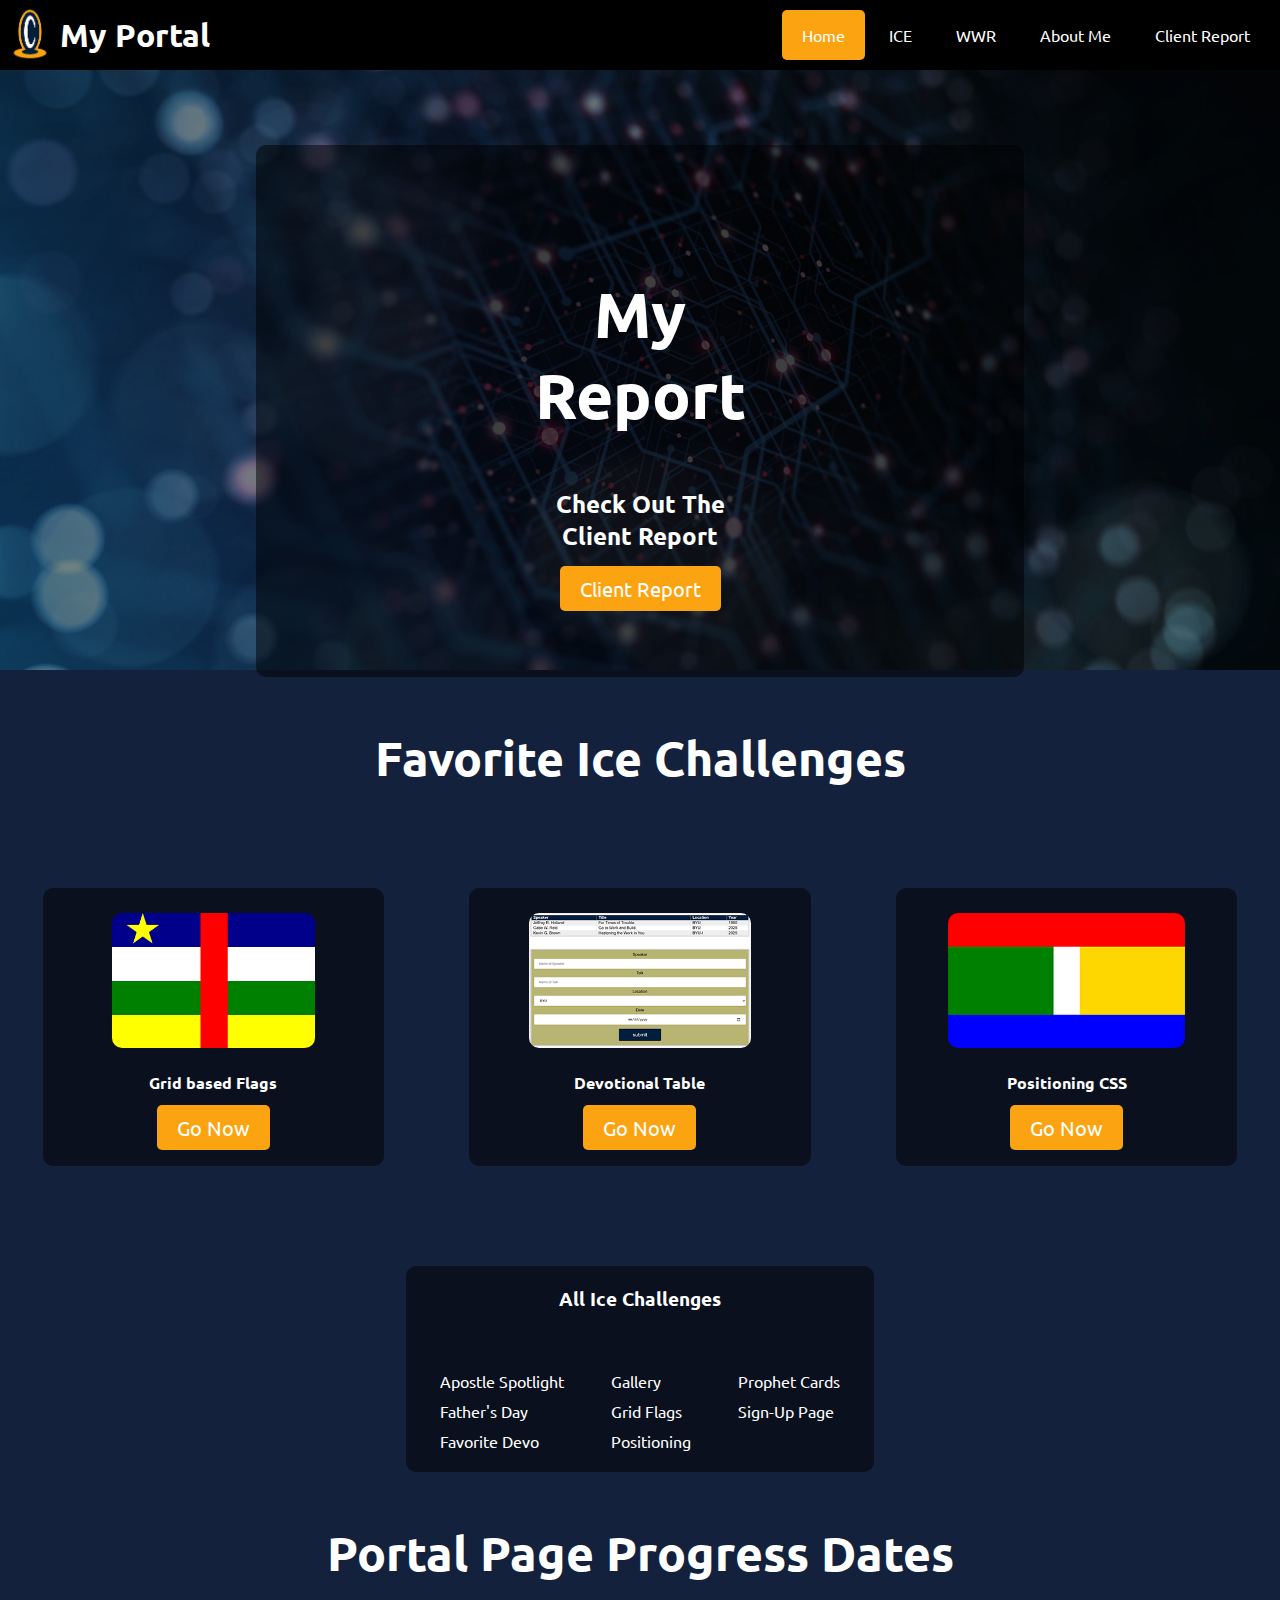
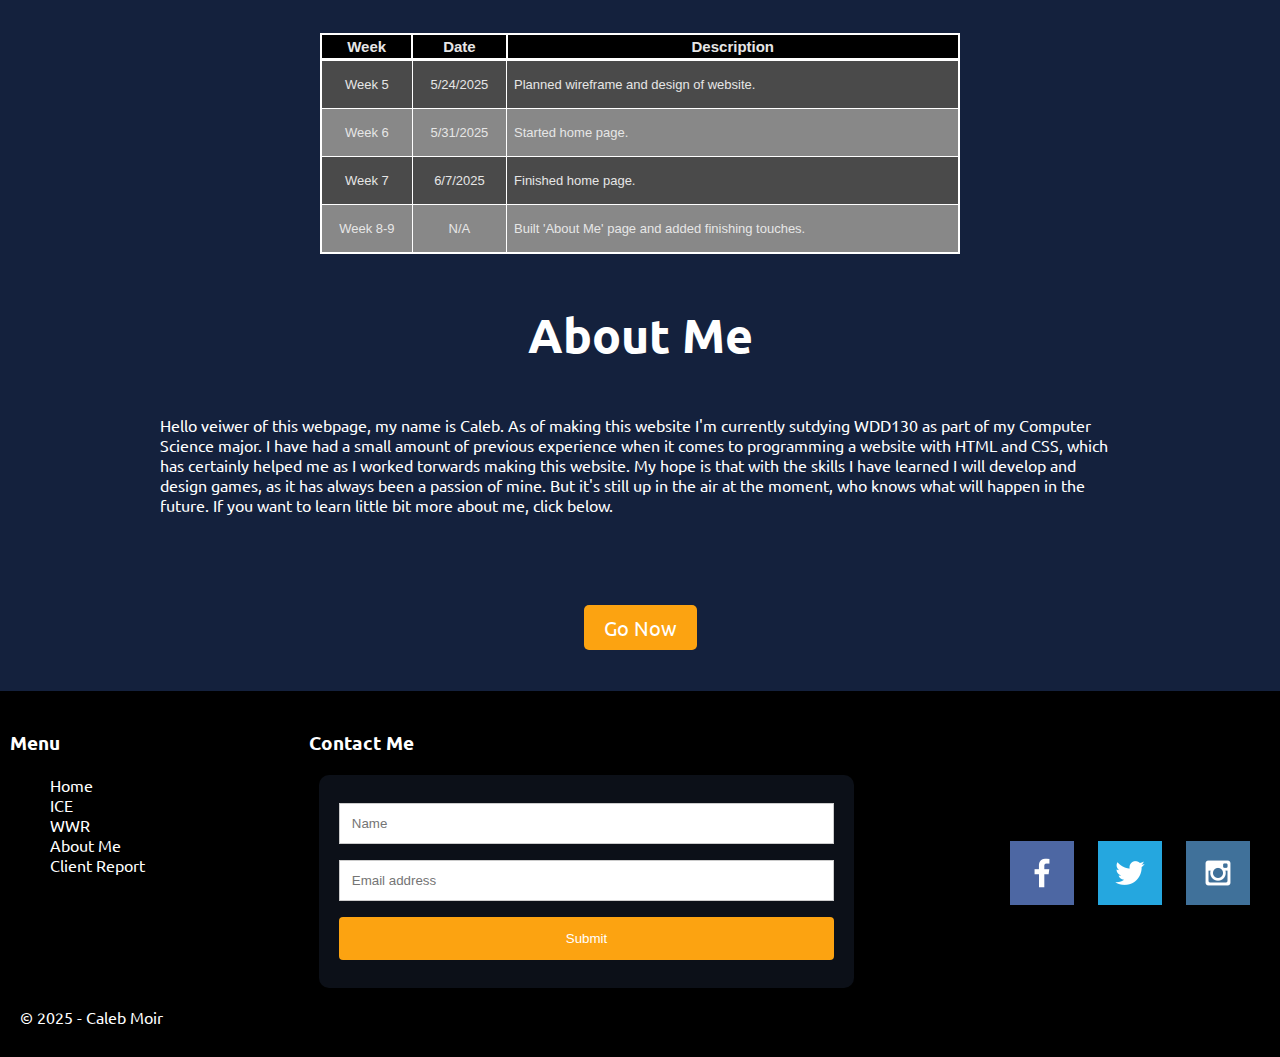
<file: index.html>
<!DOCTYPE html>
<html lang="en">
<head>
    <meta charset="UTF-8">
    <meta name="viewport" content="width=device-width, initial-scale=1.0">
    <link rel="preconnect" href="https://fonts.googleapis.com">
    <link rel="preconnect" href="https://fonts.gstatic.com" crossorigin>
    <link href="https://fonts.googleapis.com/css2?family=Ubuntu:ital,wght@0,300;0,400;0,500;0,700;1,300;1,400;1,500;1,700&display=swap" rel="stylesheet">
    <link rel="stylesheet" href="styles/style.css">
    <title>Caleb's Portal</title>
</head>
<body>
    <div id="content">
        <header>
            <div id="header-content">
                <a href="index.html"><img src="images/logo.png" alt="portal"></a>
                <h1>My Portal</h1>
            </div>
            <nav>
                <ul>
                    <li><a href="index.html" id="home">Home</a></li>
                    <li><a href="ice/index.html">ICE</a></li>
                    <li><a href="wwr/index.html" target="_blank">WWR</a></li>
                    <li><a href="about_me.html">About Me</a></li>
                    <li><a href="client_report.html" target="_blank">Client Report</a></li>
                </ul>
            </nav>
        </header>
        <div id="hero">
            <div id="hero-box"><img id="hero-img" src="images/hero.jpg"></div> <!--Image found with Adobe Stock-->
            <section id="hero-msg">
                <h2>My Report</h2>
                <h3>Check Out The Client Report</h3>
                <a href="client_report.html" target="_blank">Client Report</a>
            </section>
        </div>
        <main>
            <h2>Favorite Ice Challenges</h2>
            <div id="ice-grid">
                <section class="ice-card">
                    <img src="images/grid_flags.png" alt="C.A.R. flag">
                    <h4>Grid based Flags</h4>
                    <div class="card-link"><a href="ice/grid_flags/flags.html" target="_blank">Go Now</a></div>
                </section>
                <section class="ice-card">
                    <img src="images/fav-devo.png" alt="devotional table">
                    <h4>Devotional Table</h4>
                    <div class="card-link"><a href="ice/favorite_devo/favdevo.html" target="_blank">Go Now</a></div>
                </section>
                <section class="ice-card">
                    <img src="images/position-css.png" alt="positioning css">
                    <h4>Positioning CSS</h4>
                    <div class="card-link"><a href="ice/positioning/positioning.html" target="_blank">Go Now</a></div>
                </section>
            </div>
            <div id="all-ice">
                <h3>All Ice Challenges</h3>
                <div id="split-list">
                    <ul>
                        <li><a href="ice/apostle_spotlight/apostles.html" target="_blank">Apostle Spotlight</a></li>
                        <li><a href="ice/fathersday/index.html" target="_blank">Father's Day</a></li>
                        <li><a href="ice/favorite_devo/favdevo.html" target="_blank">Favorite Devo</a></li>
                    </ul>
                    <ul>
                        <li><a href="ice/gallery/gallery.html" target="_blank">Gallery</a></li>
                        <li><a href="ice/grid_flags/flags.html" target="_blank">Grid Flags</a></li>
                        <li><a href="ice/positioning/positioning.html" target="_blank">Positioning</a></li>
                    </ul>
                    <ul>
                        <li><a href="ice/prophet_cards/nelson.html" target="_blank">Prophet Cards</a></li>
                        <li><a href="ice/signup/signup.html" target="_blank">Sign-Up Page</a></li>
                    </ul>
                </div>
            </div>
            <h2>Portal Page Progress Dates</h2>
            <div id="timetable">
                <table class="darkTable">
                    <thead>
                    <tr>
                    <th>Week</th>
                    <th>Date</th>
                    <th>Description</th>
                    </tr>
                    </thead>
                    <tbody>
                    <tr>
                    <td>Week 5</td>
                    <td>5/24/2025</td>
                    <td>
                    <p>Planned wireframe and design of website.</p>
                    </td>
                    </tr>
                    <tr>
                    <td>Week 6</td>
                    <td>5/31/2025</td>
                    <td><p>Started home page.</p></td>
                    </tr>
                    <tr>
                    <td>Week 7</td>
                    <td>6/7/2025</td>
                    <td><p>Finished home page.</p></td>
                    </tr>
                    <tr>
                    <td>Week <div>8-9</div></td>
                    <td>N/A</td>
                    <td><p>Built 'About Me' page and added finishing touches.</p></td>
                    </tr>
                    </tbody>
                </table>
            </div>

            <h2>About Me</h2>
            <section>
                <p>
                    Hello veiwer of this webpage, my name is Caleb. As of making this website I'm currently sutdying WDD130 as part of my Computer Science major.
                    I have had a small amount of previous experience when it comes to programming a website with HTML and CSS, which has certainly helped me as I worked torwards making this website.
                    My hope is that with the skills I have learned I will develop and design games, as it has always been a passion of mine. But it's still up in the air at the moment, who knows what
                    will happen in the future. If you want to learn little bit more about me, click below.
                </p>
            </section>
            <div class="button">
                <a href="about_me.html">Go Now</a>
            </div>
        </main>
        <footer>
            <div>
                <h3>Menu</h3>
                <ul>
                    <li><a href="/index.html">Home</a></li>
                    <li><a href="ice/index.html">ICE</a></li>
                    <li><a href="wwr/index.html" target="_blank">WWR</a></li>
                    <li><a href="about_me.html">About Me</a></li>
                    <li><a href="client_report.html" target="_blank">Client Report</a></li>
                </ul>
                <p id="copy">&copy; 2025 - Caleb Moir</p>
            </div>
            <div>
                <h3>Contact Me</h3>
                <form>
                    <input type="text" placeholder="Name" name="name" required>
                    <input type="text" placeholder="Email address" name="mail" required>
                    <input type="submit" value="Submit">
                </form>
            </div>
            <div id="social">
                <a href="https://facebook.com" target="_blank"><img src="images/facebook.png" alt="facebook"></a>
                <a href="https://twitter.com" target="_blank"><img src="images/twitter.png" alt="twitter"></a>
                <a href="https://instagram.com" target="_blank"><img src="images/instagram.png" alt="instagram" id="last"></a>
            </div>
        </footer>
    </div>
</body>
</html>
</file>
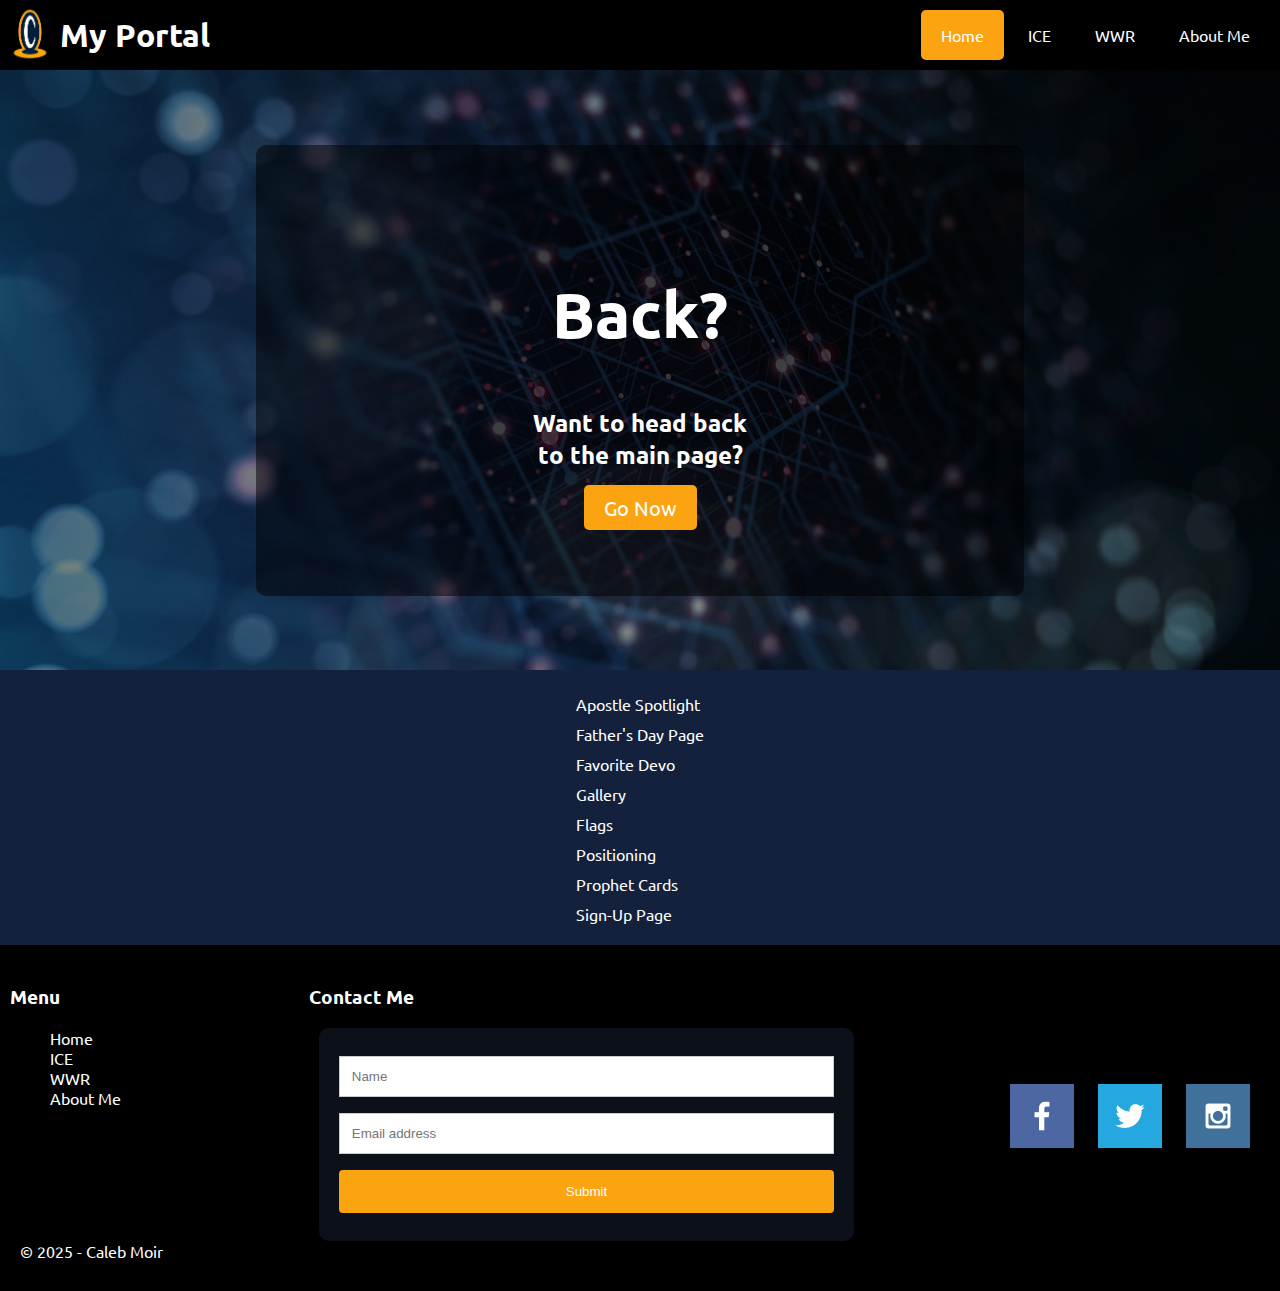
<file: ice/index.html>
<!DOCTYPE html>
<html lang="en">
<head>
    <meta charset="UTF-8">
    <meta name="viewport" content="width=device-width, initial-scale=1.0">
    <link rel="preconnect" href="https://fonts.googleapis.com">
    <link rel="preconnect" href="https://fonts.gstatic.com" crossorigin>
    <link href="https://fonts.googleapis.com/css2?family=Ubuntu:ital,wght@0,300;0,400;0,500;0,700;1,300;1,400;1,500;1,700&display=swap" rel="stylesheet">
    <link rel="stylesheet" href="../styles/style.css">
    <title>Caleb's Portal</title>
</head>
<body>
    <div id="content">
        <header>
            <div id="header-content">
                <a href="../index.html"><img src="../images/logo.png" alt="portal"></a>
                <h1>My Portal</h1>
            </div>
            <nav>
                <ul>
                    <li><a href="../index.html" id="home">Home</a></li>
                    <li><a href="#">ICE</a></li>
                    <li><a href="../wwr/index.html" target="_blank">WWR</a></li>
                    <li><a href="../about_me.html">About Me</a></li>
                </ul>
            </nav>
        </header>
        <div id="hero">
            <div id="hero-box"><img id="hero-img" src="../images/hero.jpg"></div> <!--Image found with Adobe Stock-->
            <section id="hero-msg">
                <h2>Back?</h2>
                <h3>Want to head back to the main page?</h3>
                <a href="../index.html">Go Now</a>
            </section>
        </div>
        <main>
            <div id="split-list">
                <ul>
                    <li><a href="apostle_spotlight/apostles.html" target="_blank">Apostle Spotlight</a></li>
                    <li><a href="fathersday/index.html" target="_blank">Father's Day Page</a></li>
                    <li><a href="favorite_devo/favdevo.html" target="_blank">Favorite Devo</a></li>
                    <li><a href="gallery/gallery.html" target="_blank">Gallery</a></li>
                    <li><a href="grid_flags/flags.html" target="_blank">Flags</a></li>
                    <li><a href="positioning/positioning.html" target="_blank">Positioning</a></li>
                    <li><a href="prophet_cards/nelson.html" target="_blank">Prophet Cards</a></li>
                    <li><a href="signup/signup.html" target="_blank">Sign-Up Page</a></li>
                </ul>
            </div>
            
        </main>
        <footer>
            <div>
                <h3>Menu</h3>
                <ul>
                    <li><a href="../index.html">Home</a></li>
                    <li><a href="index.html">ICE</a></li>
                    <li><a href="../wwr/index.html" target="_blank">WWR</a></li>
                    <li><a href="../about_me.html">About Me</a></li>
                </ul>
                <p id="copy">&copy; 2025 - Caleb Moir</p>
            </div>
            <div>
                <h3>Contact Me</h3>
                <form>
                    <input type="text" placeholder="Name" name="name" required>
                    <input type="text" placeholder="Email address" name="mail" required>
                    <input type="submit" value="Submit">
                </form>
            </div>
            <div id="social">
                <a href="https://facebook.com" target="_blank"><img src="../images/facebook.png" alt="facebook"></a>
                <a href="https://twitter.com" target="_blank"><img src="../images/twitter.png" alt="twitter"></a>
                <a href="https://instagram.com" target="_blank"><img src="../images/instagram.png" alt="instagram" id="last"></a>
            </div>
        </footer>
    </div>
</body>
</html>
</file>
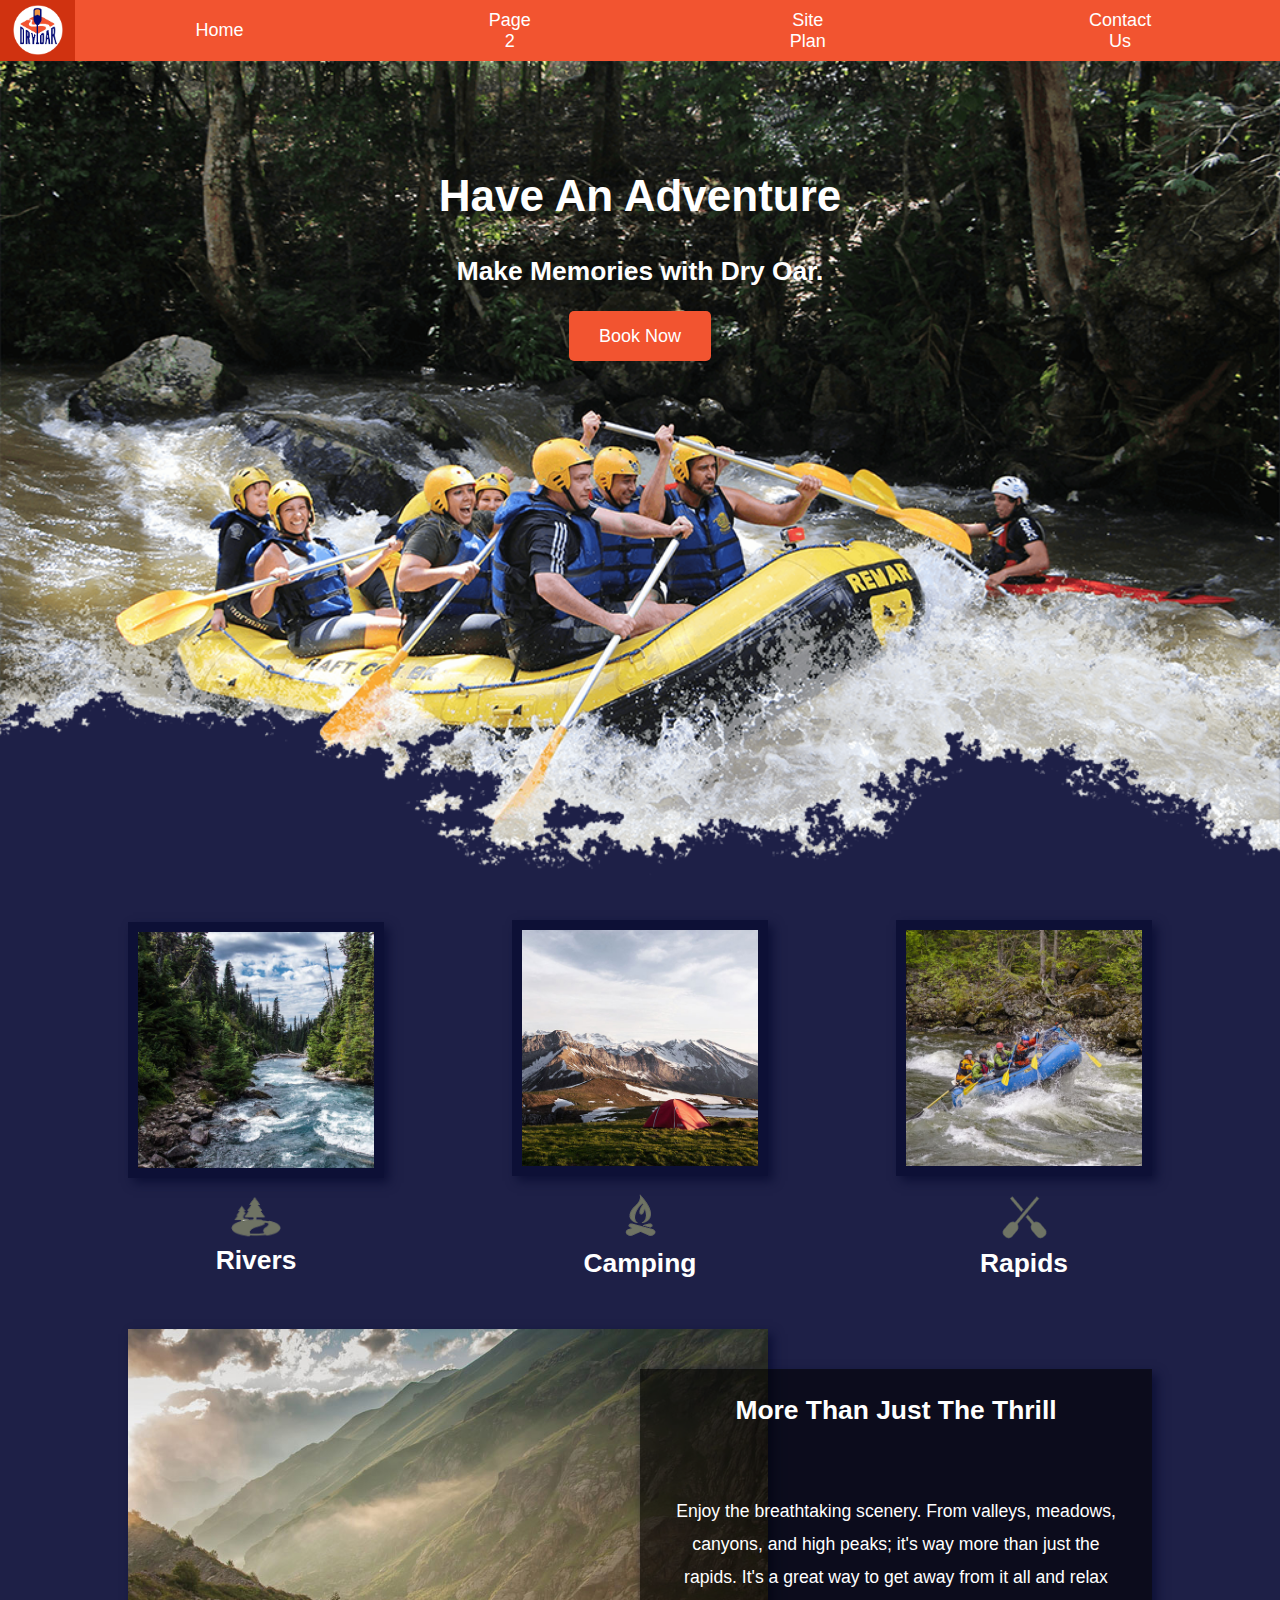
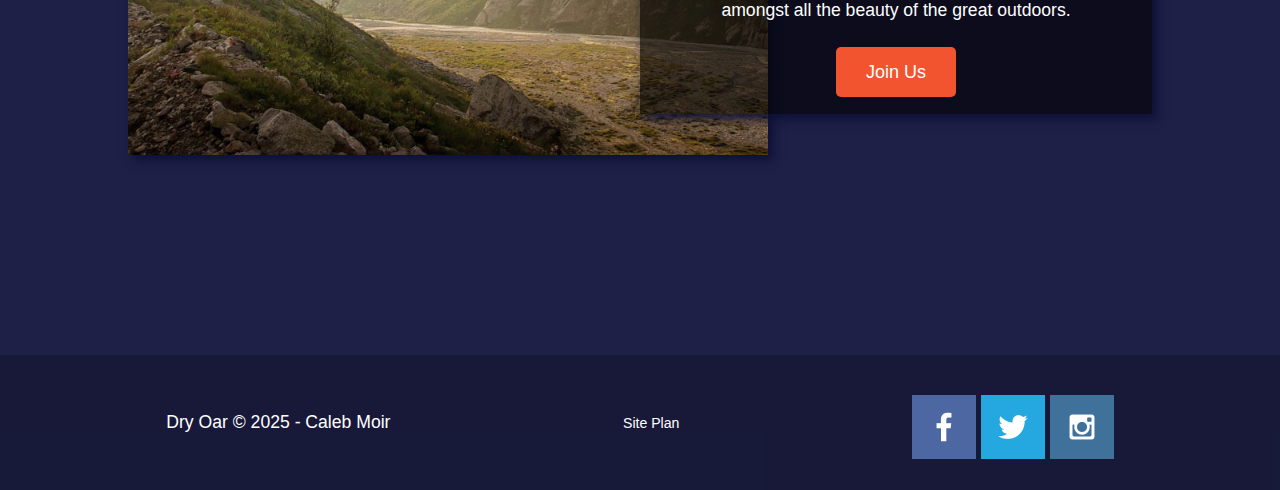
<file: wwr/index.html>
<!DOCTYPE html>
<html lang="en">
<head>
    <meta charset="UTF-8">
    <meta name="viewport" content="width=device-width, initial-scale=1.0">
    <link rel="stylesheet" href="styles/style.css">
    <title>Dry Oar</title>
</head>
<body>
    <div id="content">
        <header>
            <a href="index.html" id="logo_link"><img class="logo" src="images/logo.png" alt="Dry Oar"></a>
            <nav>
                <a href="index.html">Home</a>
                <a href="#">Page 2</a>
                <a href="site-plan-rafting.html">Site Plan</a>
                <a href="contactus.html">Contact Us</a>
            </nav>
        </header>
        <div id="hero">
            <div id="hero-box"><img id="hero-img" src="images/hero.png" alt="People enjoying rafting"></div>
            <section id="hero-msg">
                <h1 class="home-title">Have An Adventure</h1>
                <h4>Make Memories with Dry Oar.</h4>
                <div class="button-box">
                    <a href="contactus.html" class="book">Book Now</a>
                </div>
            </section>
        </div>
        <main class="home-grid">
            <section class="rivers-card">
                <img class="card-img" src="images/rivers.png" alt="river in forest">
                <img class="icon" src="images/river_icon.png" alt="river icon">
                <h2>Rivers</h2>
            </section>
            <section class="camping-card">
                <img class="card-img" src="images/camping.png" alt="tent in mountains">
                <img class="icon" src="images/fire_icon.png" alt="fire icon">
                <h2>Camping</h2>
            </section>
            <section class="rapids-card">
                <img class="card-img" src="images/rapids.png" alt="rafting boat">
                <img class="icon" src="images/oars.png" alt="oars icon">
                <h2>Rapids</h2>
            </section>
            <img class="mountains" src="images/mountains.png" alt="Misty mountains">
            <section class="msg">
                <h2>More Than Just The Thrill</h2>
                <p>Enjoy the breathtaking scenery. From valleys, meadows, canyons, and high peaks; it's way more than just the rapids. It's a great way to get away from it all and relax amongst all the beauty of the great outdoors.</p>
                <a class="join" href="rivers.html">Join Us</a>
            </section>
        </main>
        <footer>
            <p>Dry Oar &copy; 2025 - Caleb Moir</p>
            <p><a href="site-plan-rafting.html">Site Plan</a></p>
            <div class="social">
                <a href="https://facebook.com" target="_blank">
                    <img src="images/facebook.png" alt="fb icon">
                </a>
                <a href="https://twitter.com" target="_blank">
                    <img src="images/twitter.png" alt="twitter icon">
                </a>
                <a href="https://instagram.com" target="_blank">
                    <img src="images/instagram.png" alt="instagram icon">
                </a>
            </div>
        </footer>
    </div>
</body>
</html>
</file>
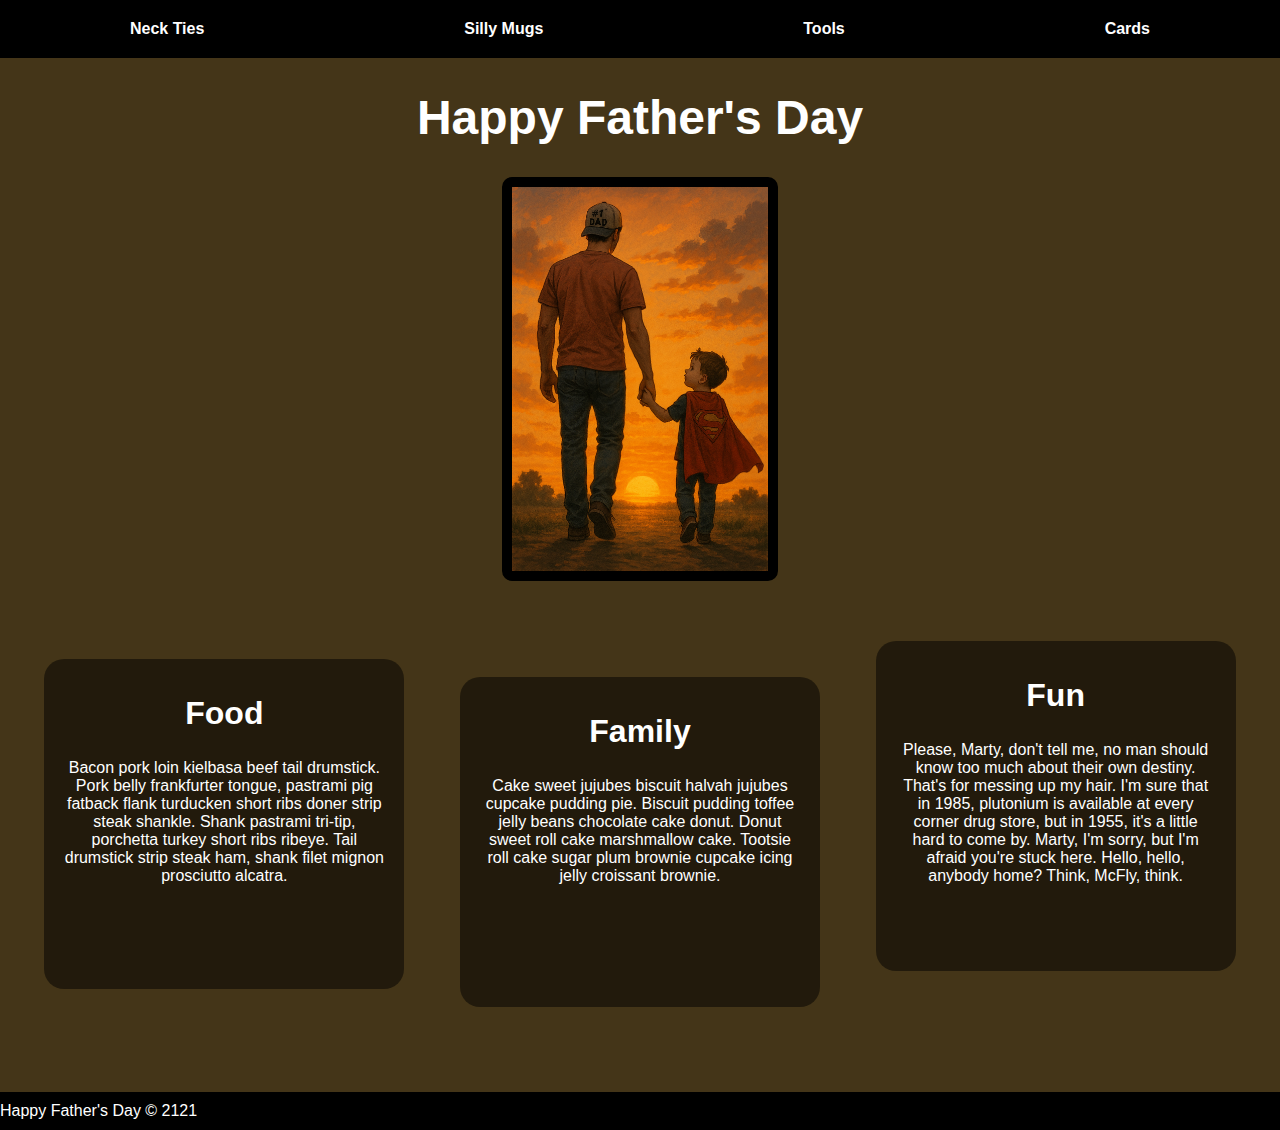
<file: ice/fathersday/index.html>
<!DOCTYPE html>
<html lang="en">

<head>
    <meta charset="UTF-8">
    <meta name="viewport" content="width=device-width, initial-scale=1.0">
    <title>Father's Day Page</title>
    <link rel="stylesheet" href="styles/styles.css">
</head>

<body>
    <div id="wrapper">
        <header>
            <nav>
                <ul>
                    <li>Neck Ties</li>
                    <li>Silly Mugs</li>
                    <li>Tools</li>
                    <li>Cards</li>
                </ul>
            </nav>
        </header>
        <main>
            <h1>Happy Father's Day</h1>
            <img src="images/fathersday.png">
            <section>
                <h2>Food</h2>
                <p>Bacon pork loin kielbasa beef tail drumstick. Pork belly frankfurter tongue,
                     pastrami pig fatback flank turducken short ribs doner strip steak shankle.
                      Shank pastrami tri-tip, porchetta turkey short ribs ribeye. 
                      Tail drumstick strip steak ham, shank filet mignon prosciutto alcatra. </p>
            </section>
            <section>
                <h2>Family</h2>
                <p>Cake sweet jujubes biscuit halvah jujubes cupcake pudding pie. Biscuit
                    pudding toffee jelly beans chocolate cake donut. Donut sweet roll cake
                    marshmallow cake. Tootsie roll cake sugar plum brownie cupcake icing
                    jelly croissant brownie.</p>
            </section>
            <section>
                <h2>Fun</h2>
                <p>Please, Marty, don't tell me, no man should know too much about their own
                     destiny. That's for messing up my hair. I'm sure that in 1985, 
                     plutonium is available at every corner drug store, but in 1955, 
                     it's a little hard to come by. Marty, I'm sorry, but I'm afraid 
                     you're stuck here. Hello, hello, anybody home? Think, McFly, think. 
                     </p>
            </section>
        </main>
        <footer>
            Happy Father's Day &copy; 2121
        </footer>
    </div>
</body>

</html>
</file>
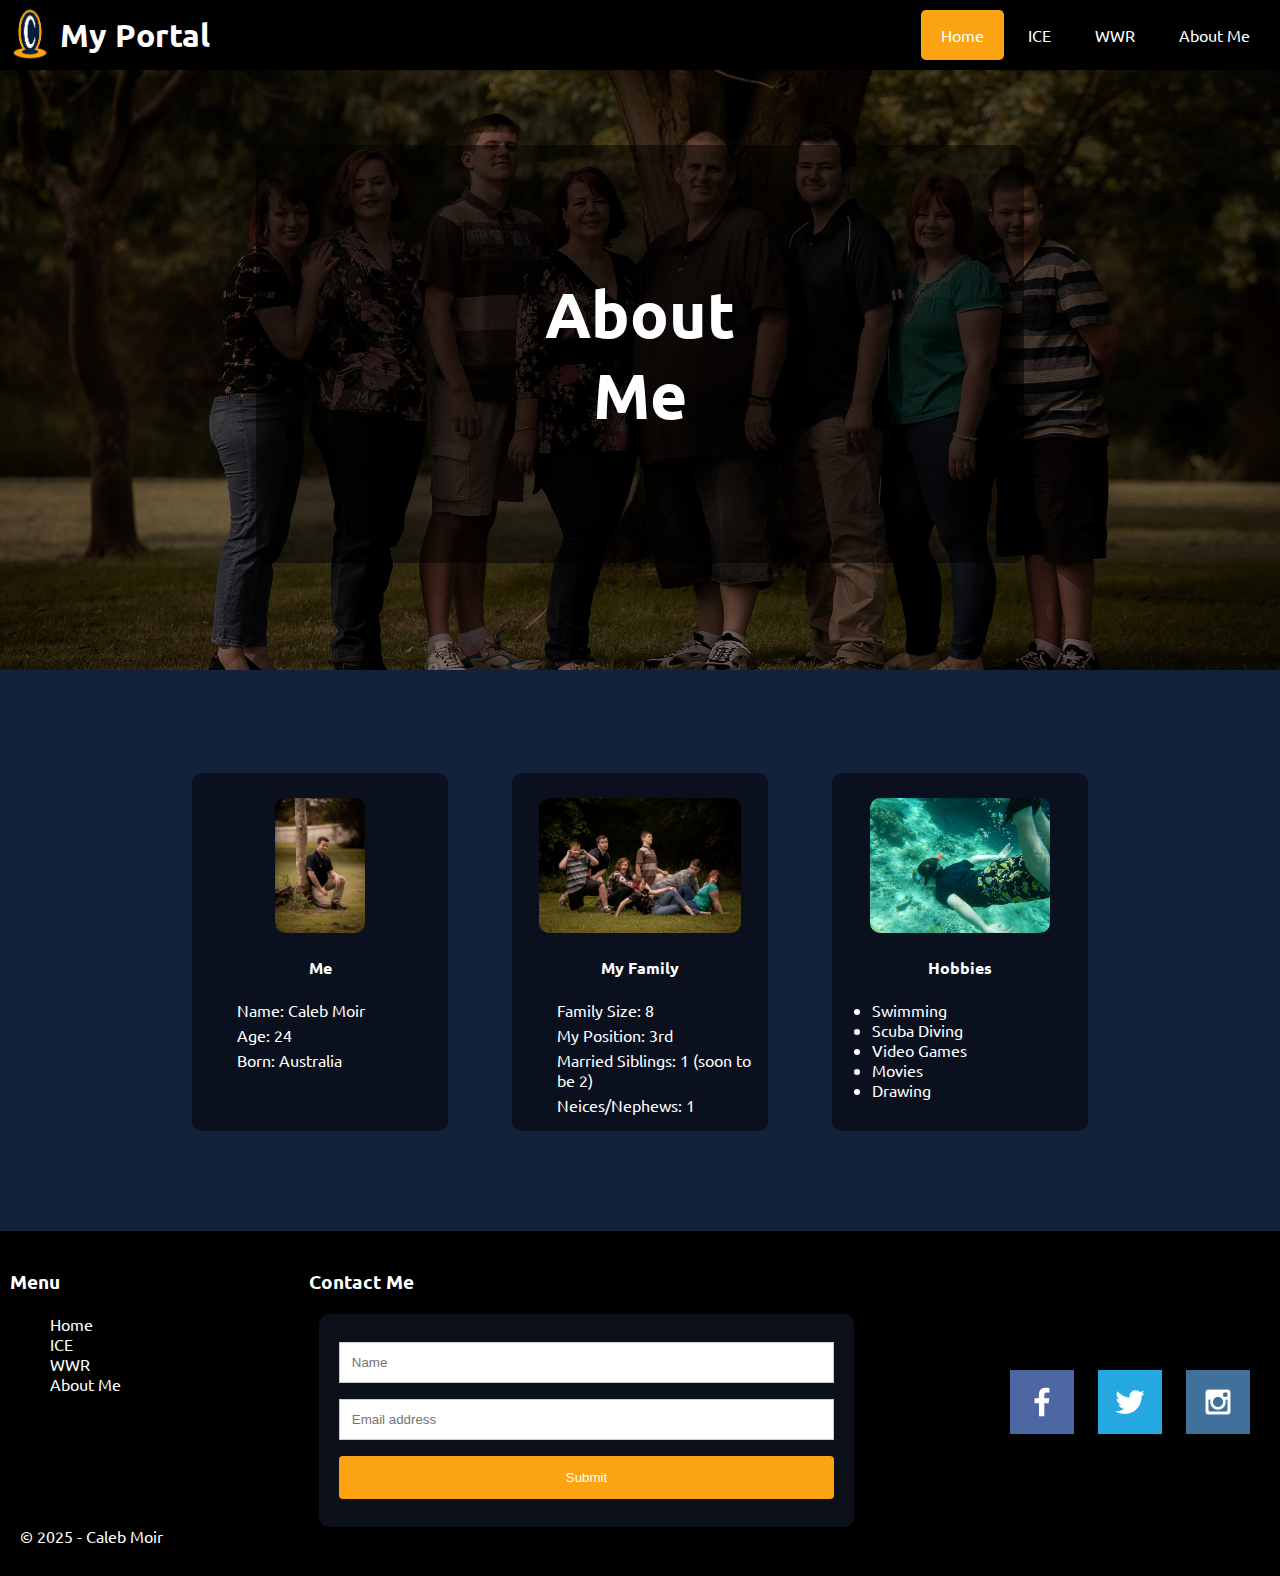
<file: about_me.html>
<!DOCTYPE html>
<html lang="en">
<head>
    <meta charset="UTF-8">
    <meta name="viewport" content="width=device-width, initial-scale=1.0">
    <link rel="preconnect" href="https://fonts.googleapis.com">
    <link rel="preconnect" href="https://fonts.gstatic.com" crossorigin>
    <link href="https://fonts.googleapis.com/css2?family=Ubuntu:ital,wght@0,300;0,400;0,500;0,700;1,300;1,400;1,500;1,700&display=swap" rel="stylesheet">
    <link rel="stylesheet" href="styles/style.css">
    <title>Caleb's Portal</title>
</head>
<body>
    <div id="content">
        <header>
            <div id="header-content">
                <a href="index.html"><img src="images/logo.png" alt="portal"></a>
                <h1>My Portal</h1>
            </div>
            <nav>
                <ul>
                    <li><a href="index.html" id="home">Home</a></li>
                    <li><a href="ice/index.html">ICE</a></li>
                    <li><a href="wwr/index.html" target="_blank">WWR</a></li>
                    <li><a href="about_me.html">About Me</a></li>
                </ul>
            </nav>
        </header>
        <div id="hero">
            <div id="hero-box"><img id="hero-img" src="images/a_hero.jpg"></div> <!-- Photo of My Family -->
            <section id="hero-msg">
                <h2>About Me</h2>
            </section>
        </div>
        <main>
            <section>
                <div id="ice-grid">
                    <section class="about-card">
                        <img class="about-img" src="images/me.jpg" alt="Caleb Moir">
                        <h4>Me</h4>
                        <ul class="undotted">
                            <li>Name: Caleb Moir</li>
                            <li>Age: 24</li>
                            <li>Born: Australia</li>
                        </ul>
                    </section>
                    <section class="about-card">
                        <img class="about-img" src="images/funny.jpg" alt="Caleb's Family">
                        <h4>My Family</h4>
                        <ul class="undotted">
                            <li>Family Size: 8</li>
                            <li>My Position: 3rd</li>
                            <li>Married Siblings: 1 (soon to be 2)</li>
                            <li>Neices/Nephews: 1</li>
                        </ul>
                    </section>
                    <section class="about-card">
                        <img class="about-img" src="images/swimming.jpg" alt="Caleb Swimming">
                        <h4>Hobbies</h4>
                        <ul id="dotted">
                            <li>Swimming</li>
                            <li>Scuba Diving</li>
                            <li>Video Games</li>
                            <li>Movies</li>
                            <li>Drawing</li>
                        </ul>
                    </section>
            </section>
        </main>
        <footer>
            <div>
                <h3>Menu</h3>
                <ul>
                    <li><a href="index.html">Home</a></li>
                    <li><a href="ice/index.html">ICE</a></li>
                    <li><a href="wwr/index.html" target="_blank">WWR</a></li>
                    <li><a href="about_me.html">About Me</a></li>
                </ul>
                <p id="copy">&copy; 2025 - Caleb Moir</p>
            </div>
            <div>
                <h3>Contact Me</h3>
                <form>
                    <input type="text" placeholder="Name" name="name" required>
                    <input type="text" placeholder="Email address" name="mail" required>
                    <input type="submit" value="Submit">
                </form>
            </div>
            <div id="social">
                <a href="https://facebook.com" target="_blank"><img src="../images/facebook.png" alt="facebook"></a>
                <a href="https://twitter.com" target="_blank"><img src="../images/twitter.png" alt="twitter"></a>
                <a href="https://instagram.com" target="_blank"><img src="../images/instagram.png" alt="instagram" id="last"></a>
            </div>
        </footer>
    </div>
</body>
</html>
</file>
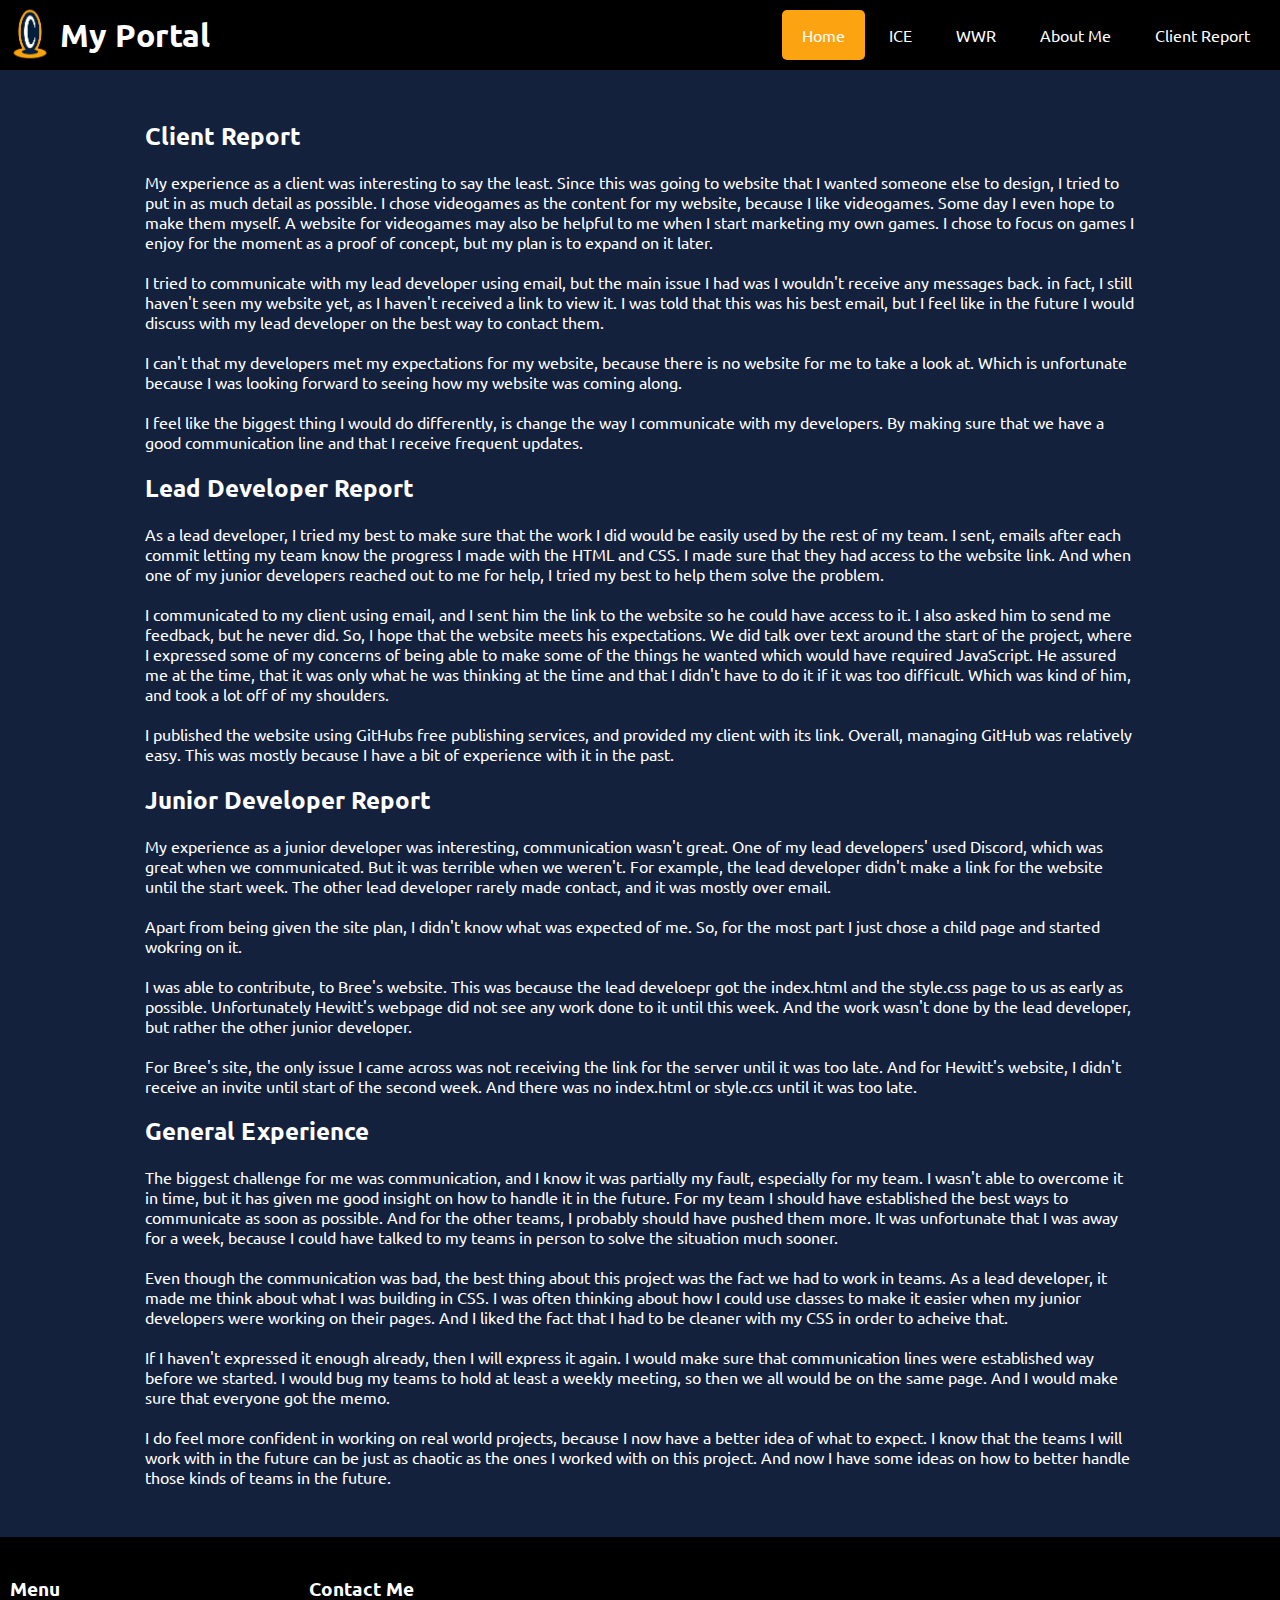
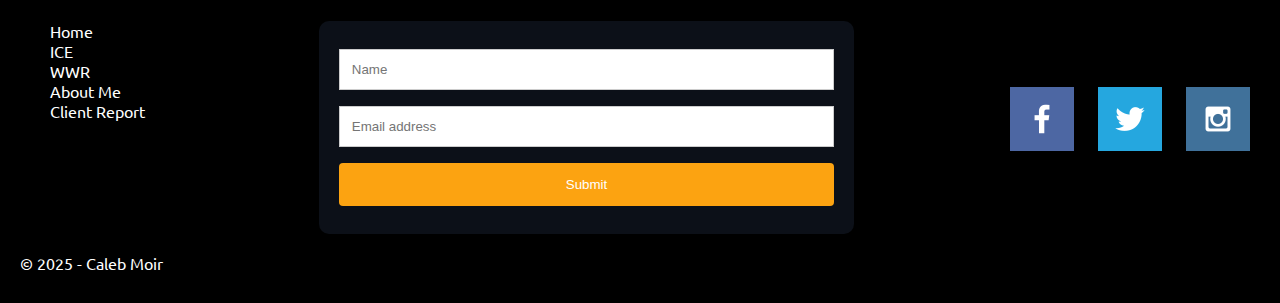
<file: client_report.html>
<!DOCTYPE html>
<html lang="en">
<head>
    <meta charset="UTF-8">
    <meta name="viewport" content="width=device-width, initial-scale=1.0">
    <link rel="preconnect" href="https://fonts.googleapis.com">
    <link rel="preconnect" href="https://fonts.gstatic.com" crossorigin>
    <link href="https://fonts.googleapis.com/css2?family=Ubuntu:ital,wght@0,300;0,400;0,500;0,700;1,300;1,400;1,500;1,700&display=swap" rel="stylesheet">
    <link rel="stylesheet" href="styles/style.css">
    <title>My Report</title>
</head>
<body>
    <header>
            <div id="header-content">
                <a href="index.html"><img src="images/logo.png" alt="portal"></a>
                <h1>My Portal</h1>
            </div>
            <nav>
                <ul>
                    <li><a href="index.html" id="home">Home</a></li>
                    <li><a href="ice/index.html">ICE</a></li>
                    <li><a href="wwr/index.html" target="_blank">WWR</a></li>
                    <li><a href="about_me.html">About Me</a></li>
                    <li><a href="client_report.html" target="_blank">Client Report</a></li>
                </ul>
            </nav>
        </header>
    <div id="report-card">
        <h2>Client Report</h2>
        <p>
            My experience as a client was interesting to say the least.
            Since this was going to website that I wanted someone else to design, I tried to put in as much detail as possible.
            I chose videogames as the content for my website, because I like videogames. Some day I even hope to make them myself.
            A website for videogames may also be helpful to me when I start marketing my own games.
            I chose to focus on games I enjoy for the moment as a proof of concept, but my plan is to expand on it later.
            <br><br>
            I tried to communicate with my lead developer using email, but the main issue I had was I wouldn't receive any messages back.
            in fact, I still haven't seen my website yet, as I haven't received a link to view it.
            I was told that this was his best email, but I feel like in the future I would discuss with my lead developer on the best way to contact them.
            <br><br>
            I can't that my developers met my expectations for my website, because there is no website for me to take a look at.
            Which is unfortunate because I was looking forward to seeing how my website was coming along.
            <br><br>
            I feel like the biggest thing I would do differently, is change the way I communicate with my developers.
            By making sure that we have a good communication line and that I receive frequent updates.
        </p>

        <h2>Lead Developer Report</h2>
        <p>As a lead developer, I tried my best to make sure that the work I did would be easily used by the rest of my team.
            I sent, emails after each commit letting my team know the progress I made with the HTML and CSS.
            I made sure that they had access to the website link.
            And when one of my junior developers reached out to me for help, I tried my best to help them solve the problem.
            <br><br>
            I communicated to my client using email, and I sent him the link to the website so he could have access to it.
            I also asked him to send me feedback, but he never did. So, I hope that the website meets his expectations.
            We did talk over text around the start of the project, where I expressed some of my concerns of being able to make some of the things he wanted which would have required JavaScript.
            He assured me at the time, that it was only what he was thinking at the time and that I didn't have to do it if it was too difficult.
            Which was kind of him, and took a lot off of my shoulders.
            <br><br>
            I published the website using GitHubs free publishing services, and provided my client with its link.
            Overall, managing GitHub was relatively easy. This was mostly because I have a bit of experience with it in the past.
        </p>

        <h2>Junior Developer Report</h2>
        <p>My experience as a junior developer was interesting, communication wasn't great.
            One of my lead developers' used Discord, which was great when we communicated.
            But it was terrible when we weren't. For example, the lead developer didn't make a link for the website until the start week.
            The other lead developer rarely made contact, and it was mostly over email.
            <br><br>
            Apart from being given the site plan, I didn't know what was expected of me.
            So, for the most part I just chose a child page and started wokring on it.
            <br><br>
            I was able to contribute, to Bree's website. This was because the lead develoepr got the index.html and the style.css page to us as early as possible.
            Unfortunately Hewitt's webpage did not see any work done to it until this week.
            And the work wasn't done by the lead developer, but rather the other junior developer.
            <br><br>
            For Bree's site, the only issue I came across was not receiving the link for the server until it was too late.
            And for Hewitt's website, I didn't receive an invite until start of the second week. And there was no index.html or style.ccs until it was too late.
        </p>

        <h2>General Experience</h2>
        <p>The biggest challenge for me was communication, and I know it was partially my fault, especially for my team.
            I wasn't able to overcome it in time, but it has given me good insight on how to handle it in the future.
            For my team I should have established the best ways to communicate as soon as possible.
            And for the other teams, I probably should have pushed them more.
            It was unfortunate that I was away for a week, because I could have talked to my teams in person to solve the situation much sooner.
            <br><br>
            Even though the communication was bad, the best thing about this project was the fact we had to work in teams.
            As a lead developer, it made me think about what I was building in CSS.
            I was often thinking about how I could use classes to make it easier when my junior developers were working on their pages.
            And I liked the fact that I had to be cleaner with my CSS in order to acheive that.
            <br><br>
            If I haven't expressed it enough already, then I will express it again.
            I would make sure that communication lines were established way before we started.
            I would bug my teams to hold at least a weekly meeting, so then we all would be on the same page.
            And I would make sure that everyone got the memo.
            <br><br>
            I do feel more confident in working on real world projects, because I now have a better idea of what to expect.
            I know that the teams I will work with in the future can be just as chaotic as the ones I worked with on this project.
            And now I have some ideas on how to better handle those kinds of teams in the future.
        </p>
    </div>
    <footer>
            <div>
                <h3>Menu</h3>
                <ul>
                    <li><a href="/index.html">Home</a></li>
                    <li><a href="ice/index.html">ICE</a></li>
                    <li><a href="wwr/index.html" target="_blank">WWR</a></li>
                    <li><a href="about_me.html">About Me</a></li>
                    <li><a href="client_report.html" target="_blank">Client Report</a></li>
                </ul>
                <p id="copy">&copy; 2025 - Caleb Moir</p>
            </div>
            <div>
                <h3>Contact Me</h3>
                <form>
                    <input type="text" placeholder="Name" name="name" required>
                    <input type="text" placeholder="Email address" name="mail" required>
                    <input type="submit" value="Submit">
                </form>
            </div>
            <div id="social">
                <a href="https://facebook.com" target="_blank"><img src="images/facebook.png" alt="facebook"></a>
                <a href="https://twitter.com" target="_blank"><img src="images/twitter.png" alt="twitter"></a>
                <a href="https://instagram.com" target="_blank"><img src="images/instagram.png" alt="instagram" id="last"></a>
            </div>
        </footer>
</body>
</html>
</file>
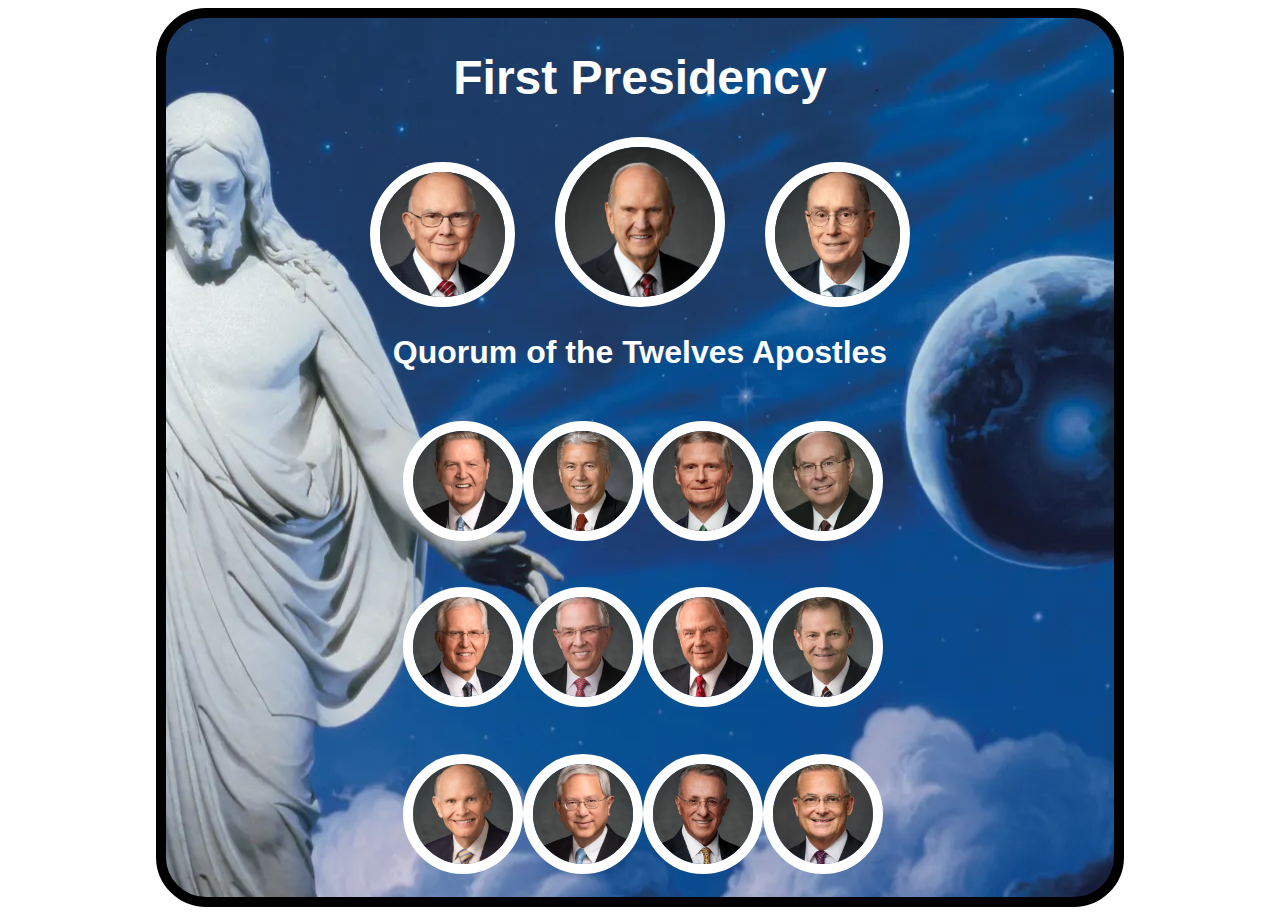
<file: ice/apostle_spotlight/apostles.html>
<!DOCTYPE html>
<html lang="en">
<head>
    <meta charset="UTF-8">
    <meta name="viewport" content="width=device-width, initial-scale=1.0">
    <title>Apostles Spotlights</title>
    <style>
        body {
            display: flex;
            justify-content: center;
        }
        #apostle_box {
            background-image: url(images/christus.webp);
            object-fit: cover;
            background-position: 50% 10%;
            width: 75%;
            border-radius: 50px;
            border: 10px solid #000000;
        }
        #presidency {
            width: 75%;
            margin: 0 auto;
            display: flex;
            box-sizing: border-box;
            grid-template-columns: 1fr 2fr 1fr;
            justify-content: center;
            align-items: baseline;
        }

        #presidency img {
            margin: 0 20px;
            width: 150px;
            height: 150px;
            border-radius: 50%;
            object-fit: cover;
            border: 10px solid #ffffff;
        }

        #presidency .smaller {
            width: 125px;
            height: 125px;
        }

        h1, h2 {
            color: #ffffff;
            text-align: center;
            font-family: Arial, Helvetica, sans-serif;
            font-size: 3em;
        }

        h2 {
            font-size: 2em;
            
        }

        #apostles {
            width: 50%;
            height: 500px;
            display: grid;
            margin: 0 auto;
            box-sizing: border-box;
            align-items: center;
            grid-template-columns: 1fr 1fr 1fr 1fr;
            grid-template-rows: 1fr 1fr 1fr;
        }

        #apostles img {
            margin: 0 auto;
            width: 100px;
            height: 100px;
            border-radius: 50%;
            border: 10px solid #ffffff;
            object-fit: cover;
        }

        #apostles img:hover, #presidency img:hover {
            border-color: #d0d660;
        }

    </style>
</head>
<body>
    <div id="apostle_box">
        <h1>First Presidency</h1>
        <div id="presidency">
            <img class="smaller" src="images/oaks.webp" alt="Dallin H. Oaks">
            <img src="images/nelson.webp" alt="Russel M. Nelson">
            <img class="smaller" src="images/eyring.webp" alt="Henry B. Eyring">
        </div>
        <h2>Quorum of the Twelves Apostles</h2>
        <div id="apostles">
            <img src="images/holland.webp" alt="apostle">
            <img src="images/uchtdorf.webp" alt="apostle">
            <img src="images/bednar.webp" alt="apostle">
            <img src="images/cook.webp" alt="apostle">
            <img src="images/christofferson.webp" alt="apostle">
            <img src="images/anderson.webp" alt="apostle">
            <img src="images/rasband.webp" alt="apostle">
            <img src="images/stevenson.webp" alt="apostle">
            <img src="images/renlund.webp" alt="apostle">
            <img src="images/gong.webp" alt="apostle">
            <img src="images/soares.webp" alt="apostle">
            <img src="images/kearon.webp" alt="apostle">
        </div>
    </div>
</body>
</html>
</file>
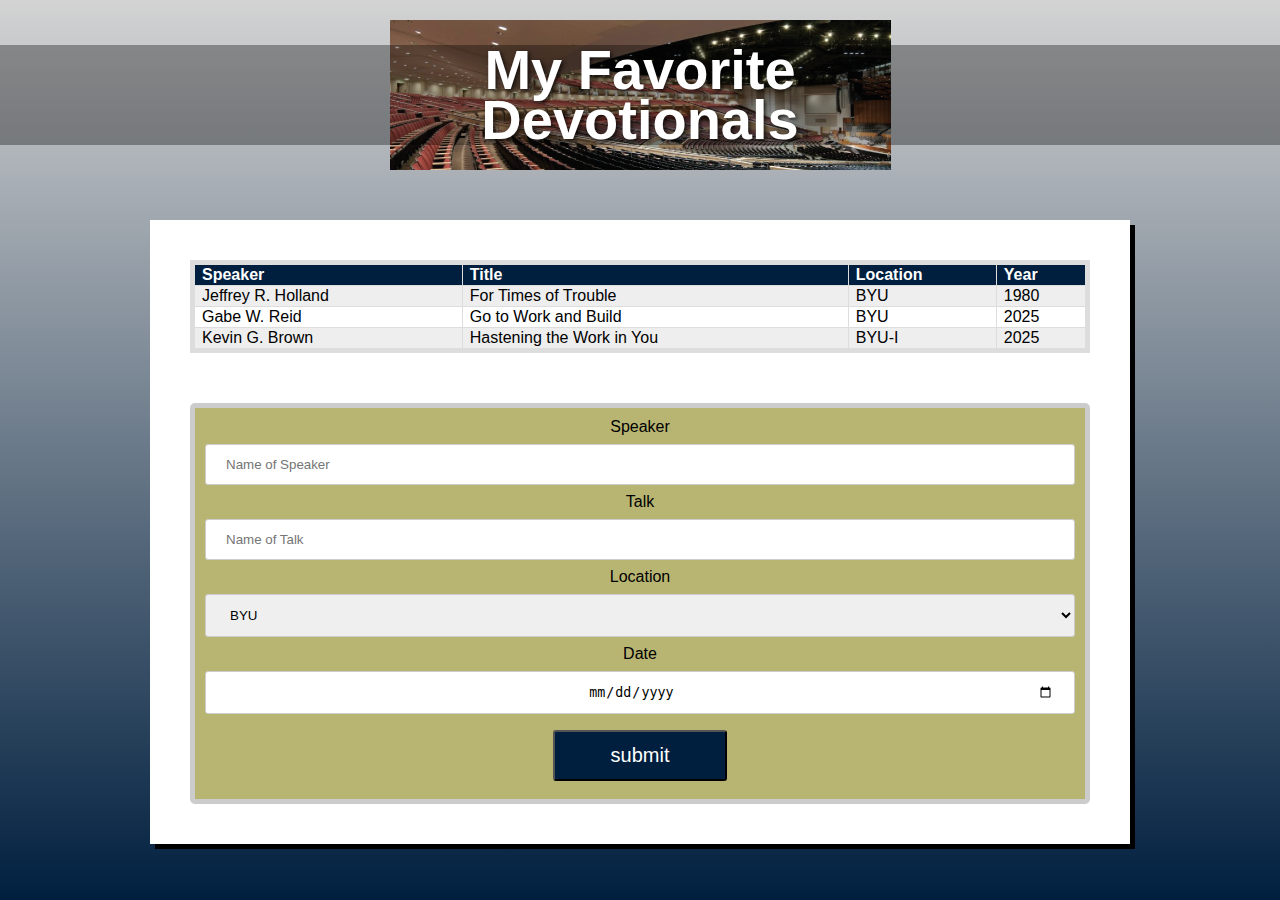
<file: ice/favorite_devo/favdevo.html>
<!DOCTYPE html>
<html lang="en">
<head>
  <meta charset="UTF-8" />
  <meta name="viewport" content="width=device-width, initial-scale=1.0"/>
  <title>My Favorite Devotionals</title>
  <link rel="stylesheet" href="styles/styles.css" />
</head>
<body>
  <div class="container">
    <header class="header">
      <div class="header-image">
        <h1>My Favorite<br>Devotionals</h1>
      </div>
    </header>
    <main>
      <div class="content-box">
        <table id="devo-tab">
          <tbody>
            <tr>
              <th>Speaker</th>
              <th>Title</th>
              <th>Location</th>
              <th>Year</th>
            </tr>
            <tr>
              <td>Jeffrey R. Holland</td>
              <td>For Times of Trouble</td>
              <td>BYU</td>
              <td>1980</td>
            </tr>
            <tr>
              <td>Gabe W. Reid</td>
              <td>Go to Work and Build</td>
              <td>BYU</td>
              <td>2025</td>
            </tr>
            <tr>
              <td>Kevin G. Brown</td>
              <td>Hastening the Work in You</td>
              <td>BYU-I</td>
              <td>2025</td>
            </tr>
          </tbody>
        </table>
        <form>
          <label for="speaker">Speaker</label>
          <input type="text" id="speaker" name="speaker" placeholder="Name of Speaker">
          <label for="talk">Talk</label>
          <input type="text" id="talk" name="talk" placeholder="Name of Talk">
          <label for="locale">Location</label>
          <select id="locale" name="Location">
            <option>BYU</option>
            <option>BYU-I</option>
          </select>
          <label for="date">Date</label>
          <input type="date" id="date" name="date" placeholder="Date of Talk">
          <input type="submit" value="submit">
        </form>
      </div>
    </main>
  </div>
</body>
</html>
</file>
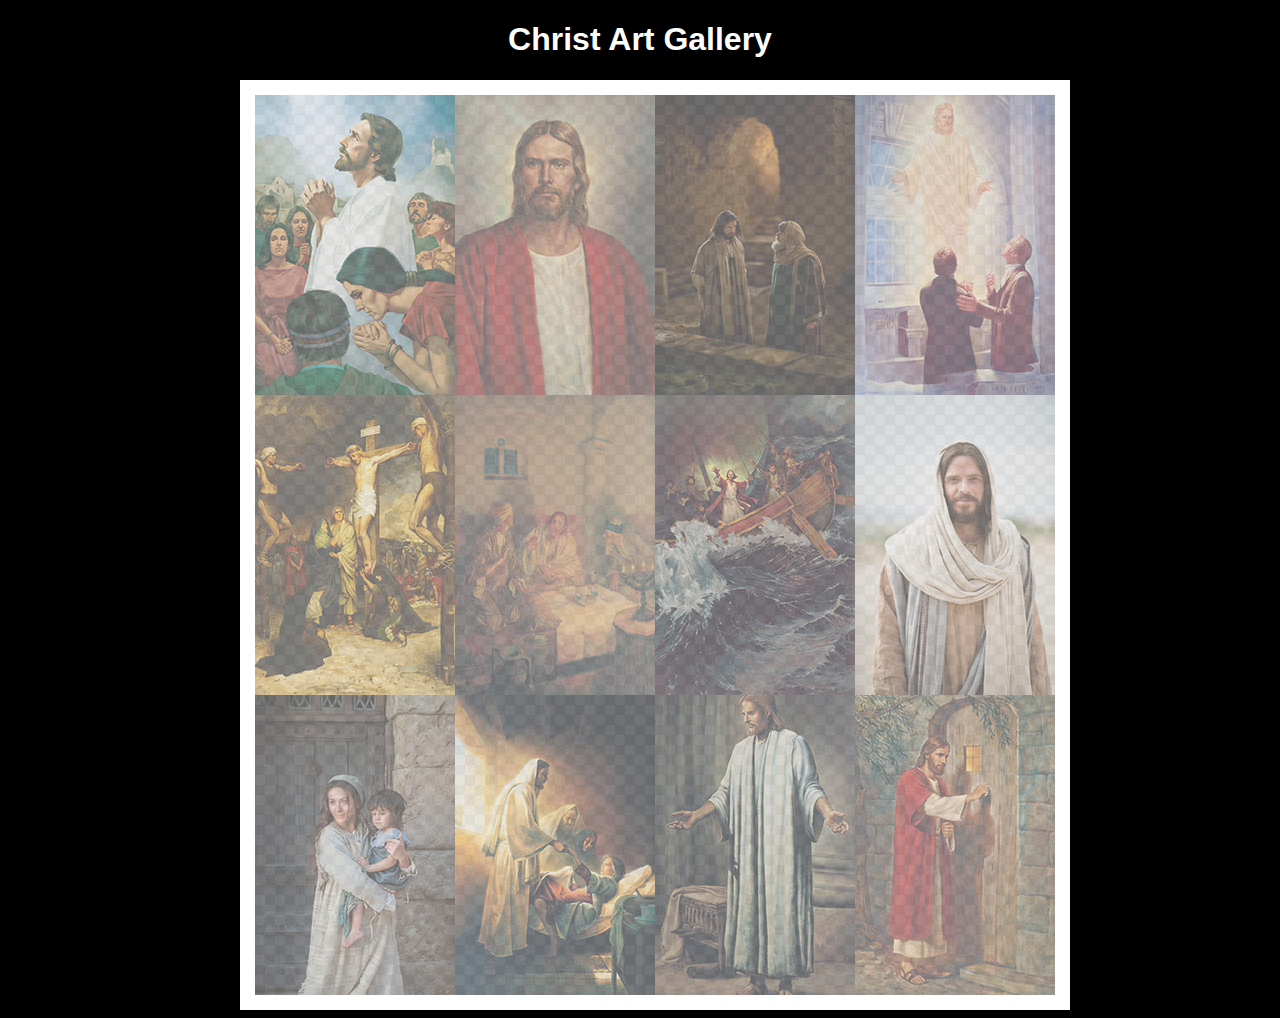
<file: ice/gallery/gallery.html>
<!DOCTYPE html>
<html lang="en">
<head>
    <meta charset="UTF-8">
    <meta name="viewport" content="width=device-width, initial-scale=1.0">
    <title>Images of Christ</title>
    <style>
        body {
            background: black;
        }
        #wrapper{
            width: 800px;
            margin: 0 auto;
        }
        nav {
            color: white;
            text-align: center;
            font-family: Haettenschweiler, 'Arial Narrow Bold', sans-serif;
        }
        #gallery{
            display: grid;
            grid-template-columns: 200px 200px 200px 200px;
            border: 15px solid rgb(255, 255, 255);
            width: 100%;
            background-color: #ddd;
            background-image:
                linear-gradient(45deg, #ccc 26%, transparent 26%), 
                linear-gradient(135deg, #ccc 26%, transparent 26%),
                linear-gradient(45deg, transparent 75%, #ccc 75%),
                linear-gradient(135deg, transparent 75%, #ccc 75%);
            background-size: 20px 20px; /* Must be a square */
            background-position: 0 0, 10px 0, 10px -10px, 0px 10px; 
            
        }
        #gallery a {
            cursor: url('images/christus.png'), pointer;
        }
        #gallery img {
            width: 200px;
            height: 300px;
            opacity:50%;
            display:block;
        }
        #gallery img:hover{
            opacity: 100%;
        }
    </style>
</head>
<body>
    <div id="wrapper">
        <nav>
            <h1>Christ Art Gallery</h1>
        </nav>
        <main>
            <div id="gallery">
                <a href="images/big/img1.jpg"><img src="images/small/img1.jpg" alt="huge file size" ></a>
                <a href="images/big/img2.jpg"><img src="images/small/img2.jpg" alt="huge file size" ></a>
                <a href="images/big/img3.jpg"><img src="images/small/img3.jpg" alt="huge file size" ></a>
                <a href="images/big/img4.jpg"><img src="images/small/img4.jpg" alt="huge file size" ></a>
                <a href="images/big/img5.jpg"><img src="images/small/img5.jpg" alt="huge file size" ></a>
                <a href="images/big/img6.jpg"><img src="images/small/img6.jpg" alt="huge file size" ></a>
                <a href="images/big/img7.jpg"><img src="images/small/img7.jpg" alt="huge file size" ></a>
                <a href="images/big/img8.jpg"><img src="images/small/img8.jpg" alt="huge file size" ></a>
                <a href="images/big/img9.jpg"><img src="images/small/img9.jpg" alt="huge file size" ></a>
                <a href="images/big/img10.jpg"><img src="images/small/img10.jpg" alt="huge file size" ></a>
                <a href="images/big/img11.jpg"><img src="images/small/img11.jpg" alt="huge file size" ></a>
                <a href="images/big/img12.jpg"><img src="images/small/img12.jpg" alt="huge file size" ></a>
            </div>
        </main>
    </div>
</body>
</html>
</file>
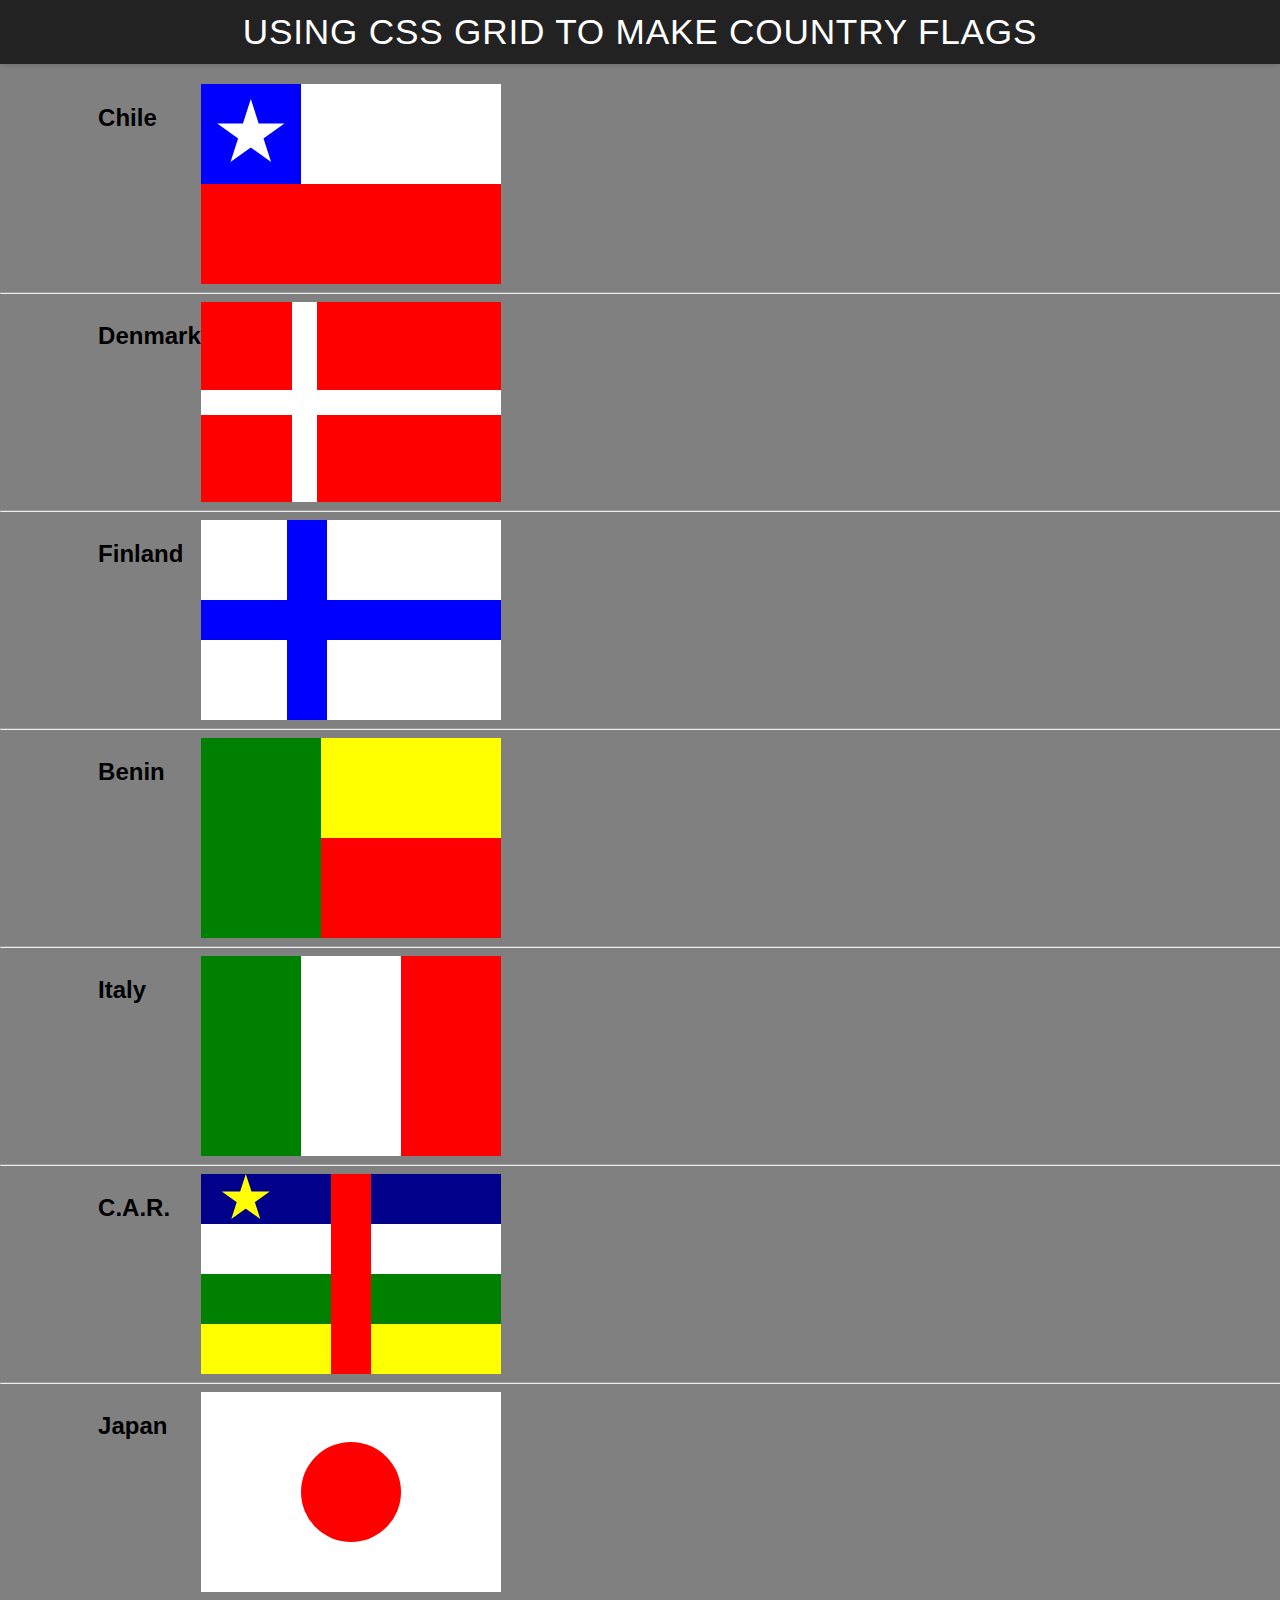
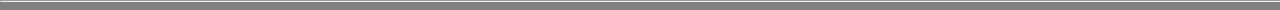
<file: ice/grid_flags/flags.html>
<!DOCTYPE html>
<html lang="en">

<head>
    <meta charset="UTF-8">
    <meta name="viewport" content="width=device-width, initial-scale=1.0">
    <title>Flag</title>
    <style>
        body {
            margin: 0;
            font-family: 'Helvetica Neue', sans-serif;
            background-color: gray;
        }

        header {
            background-color: #222;
            color: #fff;
            padding: 0.75rem 1.5rem;
            display: flex;
            align-items: center;
            justify-content: center;
            font-size: 1.1rem;
            letter-spacing: 0.05rem;
            text-transform: uppercase;
            box-shadow: 0 2px 4px rgba(0, 0, 0, 0.1);
        }

        header h1 {
            margin: 0;
            font-weight: 400;
        }
        main {
            display: grid;
            grid-template-columns: .1fr .1fr 1fr .1fr;
            margin-top: 20px;
        }
        hr {
            width: 100%;
            grid-column: 1 / 5;
        }
        h2 {
            grid-column: 2/3;
        }

        #blue {
            background: blue;
            grid-column: 1 / 2;
            display: grid;
            align-items: center;
            justify-items: center;
        }

        #white {
            background: white;
            grid-column: 2 / 4;
        }

        #red {
            background: red;
            grid-column: 1 / 4;
        }

        #chile {
            display: grid;
            grid-template-columns: 1fr 1fr 1fr;
            grid-template-rows: 1fr 1fr;
            height: 200px;
            width: 300px;
        }

        .star {
            width: 70px;
            aspect-ratio: 1;
            background: white;
            clip-path: polygon(50% 0, 79% 90%, 2% 35%, 98% 35%, 21% 90%);
        }

        #denmark {
            background-color: white;
            display: grid;
            grid-template-columns: 1fr 2fr;
            grid-template-rows: 1fr 1fr;
            height: 200px;
            width: 300px;
            gap: 25px;
        }

        #dred1 {
            background-color: red;
            grid-column: 1/2;
            grid-row: 1/2;
        }

        #dred2 {
            background-color: red;
            grid-column: 2/3;
            grid-row: 1/2;
        }

        #dred3 {
            background-color: red;
            grid-column: 1/2;
            grid-row: 2/3;
        }

        #dred4 {
            background-color: red;
            grid-column: 2/3;
            grid-row: 2/3;
        }

        #finland {
            background-color: blue;
            display: grid;
            grid-template-columns: 1fr 2fr;
            grid-template-rows: 1fr 1fr;
            height: 200px;
            width: 300px;
            gap: 40px;
        }

        #fwhite1, #fwhite2, #fwhite3, #fwhite4 {
            background-color: white;
        }

        #fwhite1 {
            grid-column: 1/2;
            grid-row: 1/2;
        }

        #fwhite2 {
            grid-column: 2/3;
            grid-row: 1/2;
        }

        #fwhite1 {
            grid-column: 1/2;
            grid-row: 2/3;
        }

        #fwhite1 {
            grid-column: 2/3;
            grid-row: 2/3;
        }

        #benin {
            display: grid;
            grid-template-columns: 1fr 1.5fr;
            grid-template-rows: 1fr 1fr;
            height: 200px;
            width: 300px;
        }

        #bgreen {
            background-color: green;
            grid-column: 1/2;
            grid-row: 1/3;
        }

        #byellow {
            background-color: yellow;
            grid-column: 2/3;
            grid-row: 1/2;
        }

        #bred {
            background-color: red;
            grid-column: 2/3;
            grid-row: 2/3;
        }

        #italy {
            display: grid;
            grid-template-columns: 1fr 1fr 1fr;
            height: 200px;
            width: 300px;
        }

        #igreen {
            background-color: green;
            grid-column: 1/2;
        }

        #iwhite {
            background-color: white;
            grid-column: 2/3;
        }

        #ired {
            background-color: red;
            grid-column: 3/4;
        }

        #car {
            background-color: red;
            display: grid;
            grid-template-columns: 1fr 1fr;
            grid-template-rows: 1fr 1fr 1fr 1fr;
            height: 200px;
            width: 300px;
            column-gap: 40px;
        }

        #car .star {
            background-color: yellow;
            width: 50px;
            margin-left: 20px;
        }

        #cblue1, #cblue2 {
            background-color: darkblue;
            grid-row: 1/2;
        }

        #cwhite1, #cwhite2 {
            background-color: white;
            grid-row: 2/3;
        }

        #cgreen1, #cgreen2 {
            background-color: green;
            grid-row: 3/4;
        }

        #cyellow1, #cyellow2 {
            background-color: yellow;
            grid-row: 4/5;
        }

        #japan {
            background-color: white;
            display: grid;
            grid-template-columns: 1fr 1fr 1fr;
            grid-template-rows: 1fr 2fr 1fr;
            height: 200px;
            width: 300px;
        }

        #jred {
            background-color: red;
            grid-column: 2/3;
            grid-row: 2/3;
            border-radius: 50%;
        }

        
    </style>
</head>

<body>
    <header>
        <h1>Using CSS Grid to make Country Flags</h1>
    </header>
    <main>
        <h2>Chile</h2>
        <div id="chile">
            <div id="blue">
                <div class="star"></div>
            </div>
            <div id="white"></div>
            <div id="red"></div>
        </div>
        <hr>

        <h2>Denmark</h2>
        <div id="denmark">
            <div id="dred1"></div>
            <div id="dred2"></div>
            <div id="dred3"></div>
            <div id="dred4"></div>
        </div>
        <hr>

        <h2>Finland</h2>
        <div id="finland">
            <div id="fwhite1"></div>
            <div id="fwhite2"></div>
            <div id="fwhite3"></div>
            <div id="fwhite4"></div>
        </div>
        <hr>

        <h2>Benin</h2>
        <div id="benin">
            <div id="bgreen"></div>
            <div id="byellow"></div>
            <div id="bred"></div>
        </div>
        <hr>

        <h2>Italy</h2>
        <div id="italy">
            <div id="igreen"></div>
            <div id="iwhite"></div>
            <div id="ired"></div>
        </div>
        <hr>

        <h2>C.A.R.</h2>
        <div id="car">
            <div id="cblue1"><div class="star"></div></div>
            <div id="cwhite1"></div>
            <div id="cgreen1"></div>
            <div id="cyellow1"></div>
            <div id="cblue2"></div>
            <div id="cwhite2"></div>
            <div id="cgreen2"></div>
            <div id="cyellow2"></div>
        </div>
        <hr>

        <h2>Japan</h2>
        <div id="japan">
            <div id="jred"></div>
        </div>
        <hr>
    </main>
</body>

</html>
</file>
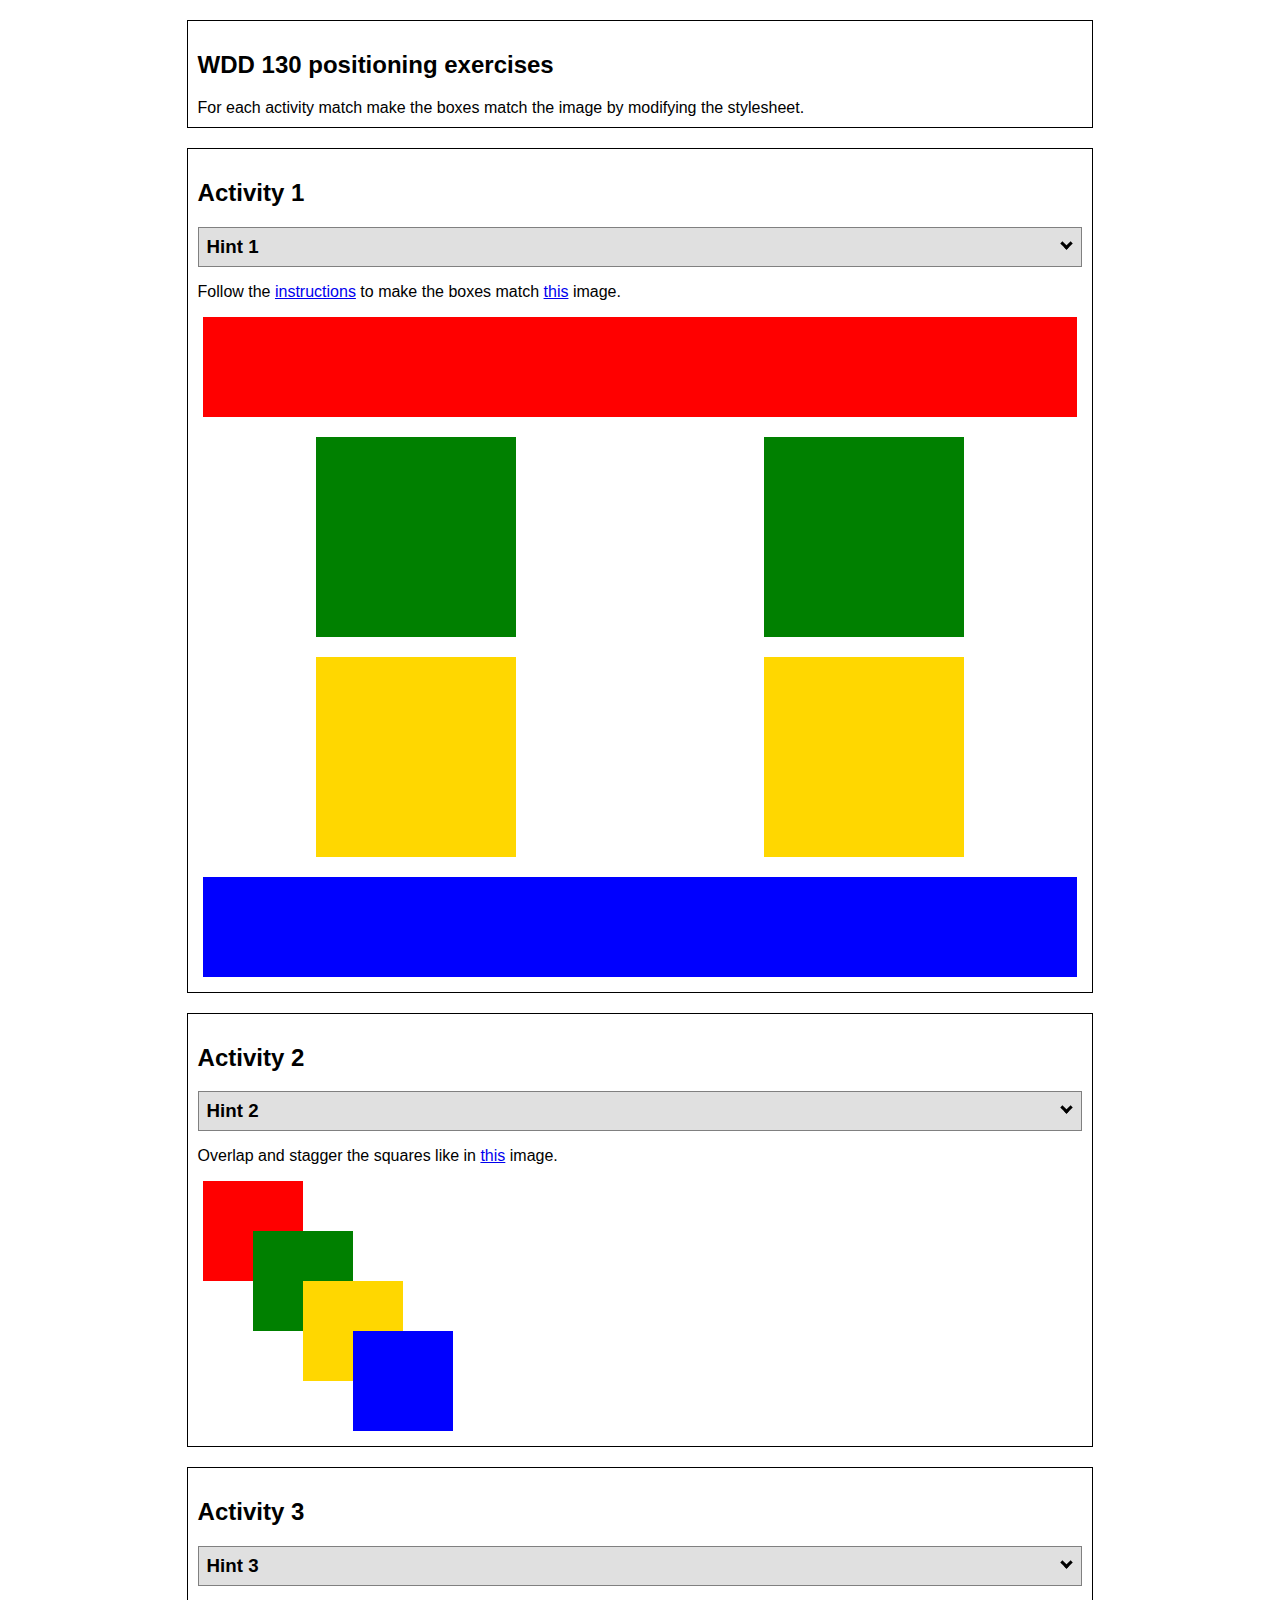
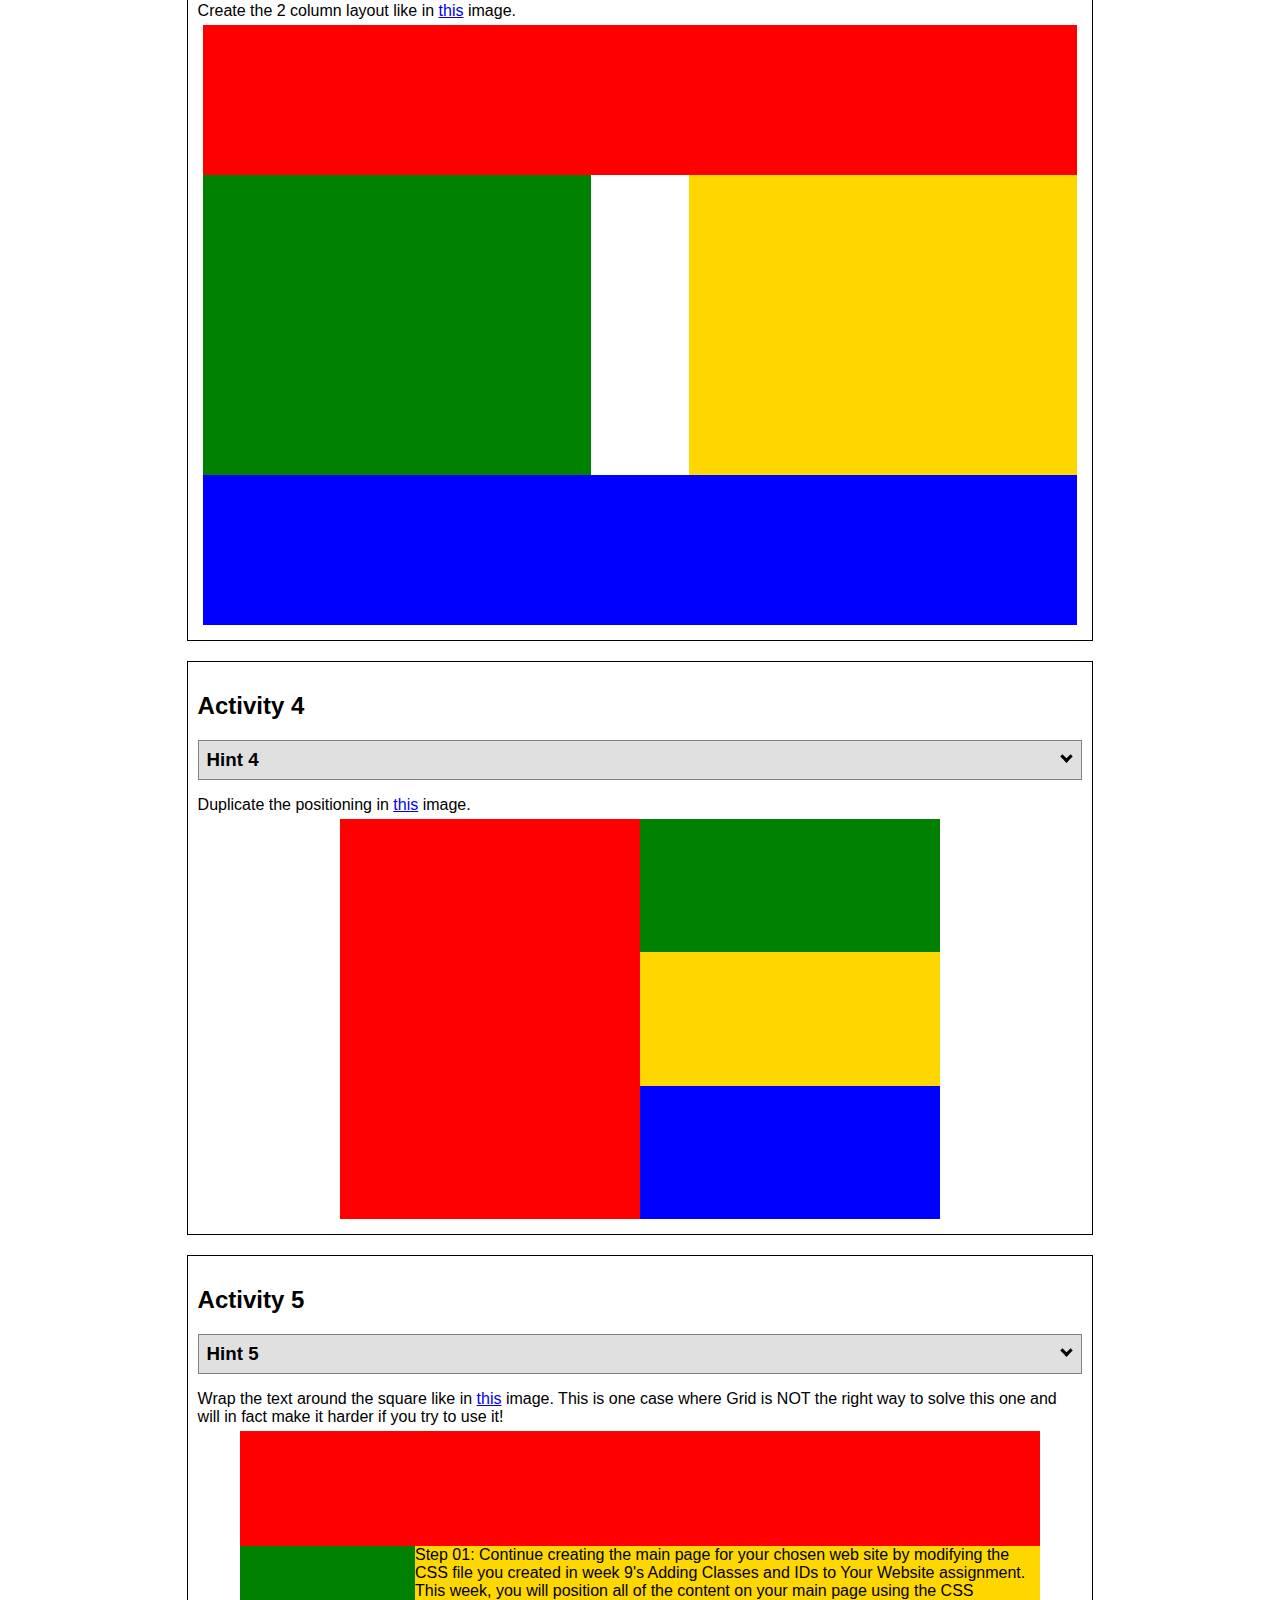
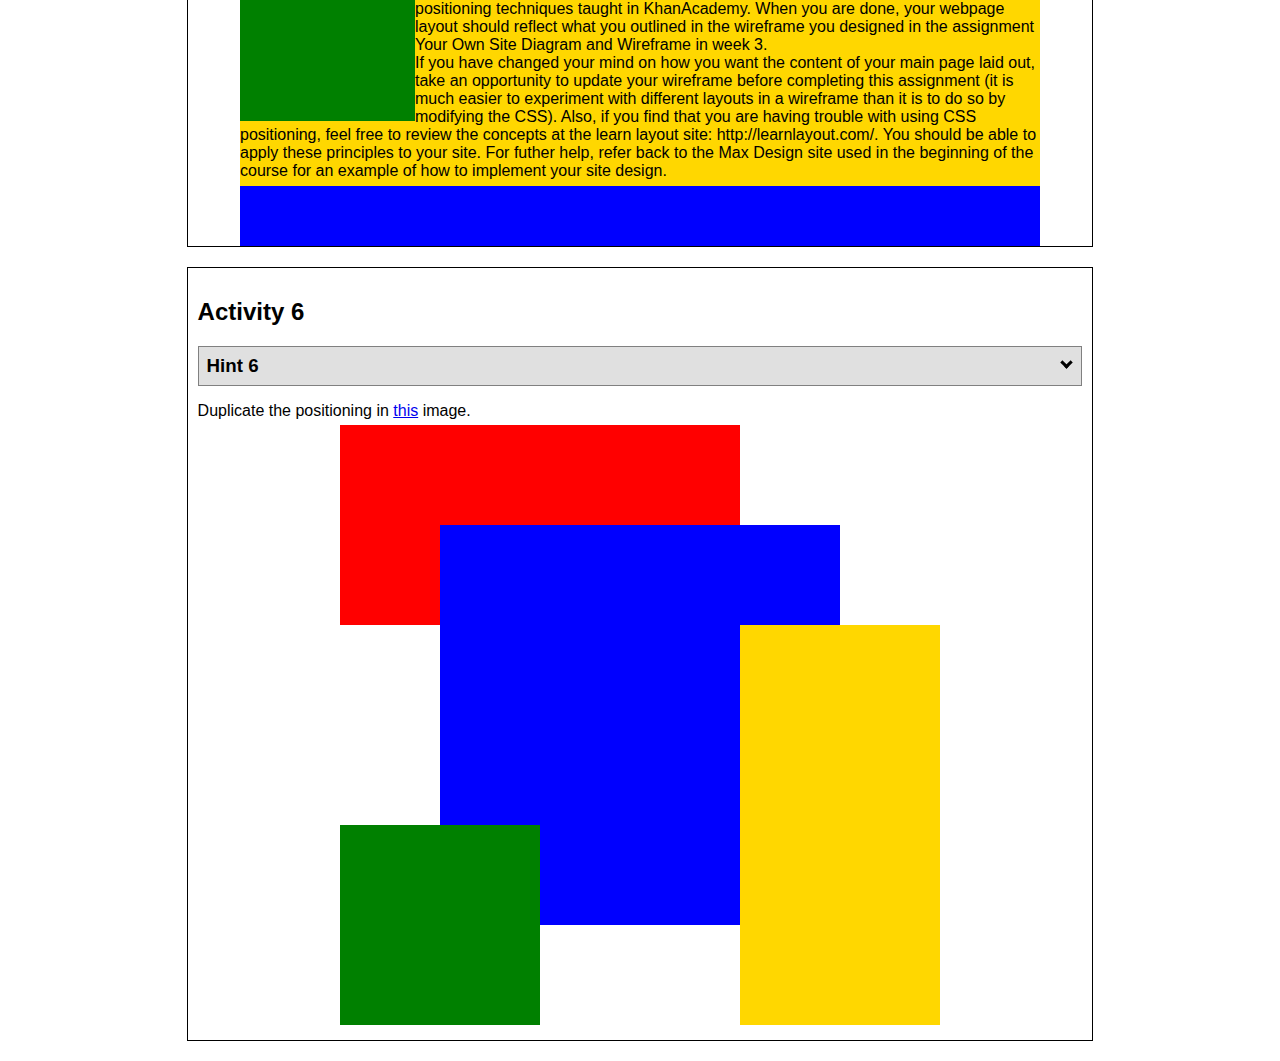
<file: ice/positioning/positioning.html>
<!DOCTYPE html>
<html lang="en">
  <head>
    <!-- HTML - Name: positioning.html -->
    <title>Positioning Activity</title>
    <link rel="stylesheet" type="text/css" href="positionstyles.css" />
  </head>
  <body>
    <div class="activity">
      <h2>WDD 130 positioning exercises</h2>
      For each activity match make the boxes match the image by modifying the stylesheet.</div>
    <div class="activity">
      <h2>Activity 1</h2>
      <section class="hint"><input type="checkbox" ><i></i> <h3>Hint 1</h3><div><p>Check out the <a href="../../activities/week07/ice-css_positioning.html" target="_blank">activity instructions</a></p></div></section>
      <p>Follow the <a href="../../activities/week07/ice-css_positioning.html"" target="_blank">instructions</a> to make the boxes match  <a href="../../images/example1.png" target="_blank">this</a> image.</p>
      <div class="content1" >
        <div class="red1" ></div>
        <div class="green1" ></div>
        <div class="green1" ></div>
        <div class="yellow1"></div>
        <div class="yellow1"></div>
        <div class="blue1"></div>
      </div>
    </div>
    <div class="activity">
      <h2>Activity 2</h2>
      <section class="hint"><input type="checkbox" > <h3>Hint 2</h3><i></i><div>
      <ul>
      <li>grid-template-columns: 50px 50px 50px 50px 50px </li></ul></div></section>
      <p>Overlap and stagger the squares like in <a href="../../images/example2.png" target="_blank">this</a> image.</p>
      <div class="content2" >
        <div class="red2" ></div>
        <div class="green2" ></div>
        <div class="yellow2"></div>
        <div class="blue2"></div>
      </div>
    </div>
    <div class="activity">
      <h2>Activity 3</h2>
      <section class="hint"><input type="checkbox" > <h3>Hint 3</h3><i></i><div><p>This one is going to be best solved with CSS Grid. Remember to make the boxes the right width first...then start moving them around. </p><h4>Properties used:</h4><ul><li>display:grid;</li><li>grid-template-columns:</li><li>grid-column-gap:</li>
        <li>grid-column:</li>  </ul></div></section>
      Create the 2 column layout like in <a href="../../images/example3.png" target="_blank">this</a>  image.
      <div class="content3" >
        <div class="red3" ></div>
        <div class="green3" ></div>
        <div class="yellow3"></div>
        <div class="blue3"></div>
      </div>
    </div>
    <div class="activity">
      <h2>Activity 4</h2>
      <section class="hint"><input type="checkbox" > <h3>Hint 4</h3><i></i><div><p>For the others we have been primarily concerned with width. For this one you will need to adjust height as well. </p><h4>Properties used:</h4><ul><li>display:grid;</li><li>grid-template-columns:</li><li>grid-row:</li></ul></div></section>
      Duplicate the positioning in <a href="../../images/example4.png" target="_blank">this</a> image. 
      <div class="content4" >
        <div class="red4" ></div>
        <div class="green4" ></div>
        <div class="yellow4"></div>
        <div class="blue4"></div>
      </div>
    </div>

    <div class="activity">
      <h2>Activity 5</h2>
      <section class="hint"><input type="checkbox" > <h3>Hint 5</h3><i></i><div><p>Grid is <strong>not</strong> the right way to do this.  In fact there is only one way to really do that...and that is with float. Remember that we float the thing we want the text to wrap around.  Also remember to start by making all the shapes the right size and shape.</p><h4>Properties used:</h4><ul><li>float: left;</li></ul></div></section>
      Wrap the text around the square like in <a href="../../images/example5.png" target="_blank">this</a> image. This is one case where Grid is NOT the right way to solve this one and will in fact make it harder if you try to use it!
      <div class="content5" >
        <div class="red5" ></div>
        <div class="green5" ></div>
        <div class="yellow5">Step 01: Continue creating the main page for your chosen web site by modifying the CSS file you created in week 9's Adding Classes and IDs to Your Website assignment. This week, you will position all of the content on your main page using the CSS positioning techniques taught in KhanAcademy. When you are done, your webpage layout should reflect what you outlined in the wireframe you designed in the assignment Your Own Site Diagram and Wireframe in week 3. <br />
          If you have changed your mind on how you want the content of your main page laid out, take an opportunity to update your wireframe before completing this assignment (it is much easier to experiment with different layouts in a wireframe than it is to do so by modifying the CSS). Also, if you find that you are having trouble with using CSS positioning, feel free to review the concepts at the learn layout site: http://learnlayout.com/. You should be able to apply these principles to your site. For futher help, refer back to the Max Design site used in the beginning of the course for an example of how to implement your site design.
        </div>
        <div class="blue5"></div>
      </div>
    </div>
    <div class="activity">
      <h2>Activity 6</h2>
      <section class="hint"><input type="checkbox" > <h3>Hint 6</h3><i></i><div><p>This one is all about visualizing the grid behind the layout. If you are having a hard time doing that first: all the sizes are even multiples of 100, and second here is another example with the lines drawn: <a href="../../images/example6-hint.png" target="_blank">example 6 with lines</a>. For this one you will find it easiest if you use px for the column width. You can also use <kbd>z-index</kbd> to control the element layering.    </p><h4>Properties used:</h4><ul><li>display:grid;</li><li>grid-template-columns:</li><li>grid-column:</li><li>grid-row:</li><li><a href="https://www.w3schools.com/cssref/pr_pos_z-index.asp" target="_blank">z-index:</a></li></ul></div></section>
      Duplicate the positioning in <a href="../../images/example6.png" target="_blank">this</a> image.
      <div class="content6" >
        <div class="red6" ></div>
        <div class="green6" ></div>
        <div class="yellow6"></div>
        <div class="blue6"></div>
      </div>
    </div>
  </body>
</html>
</file>
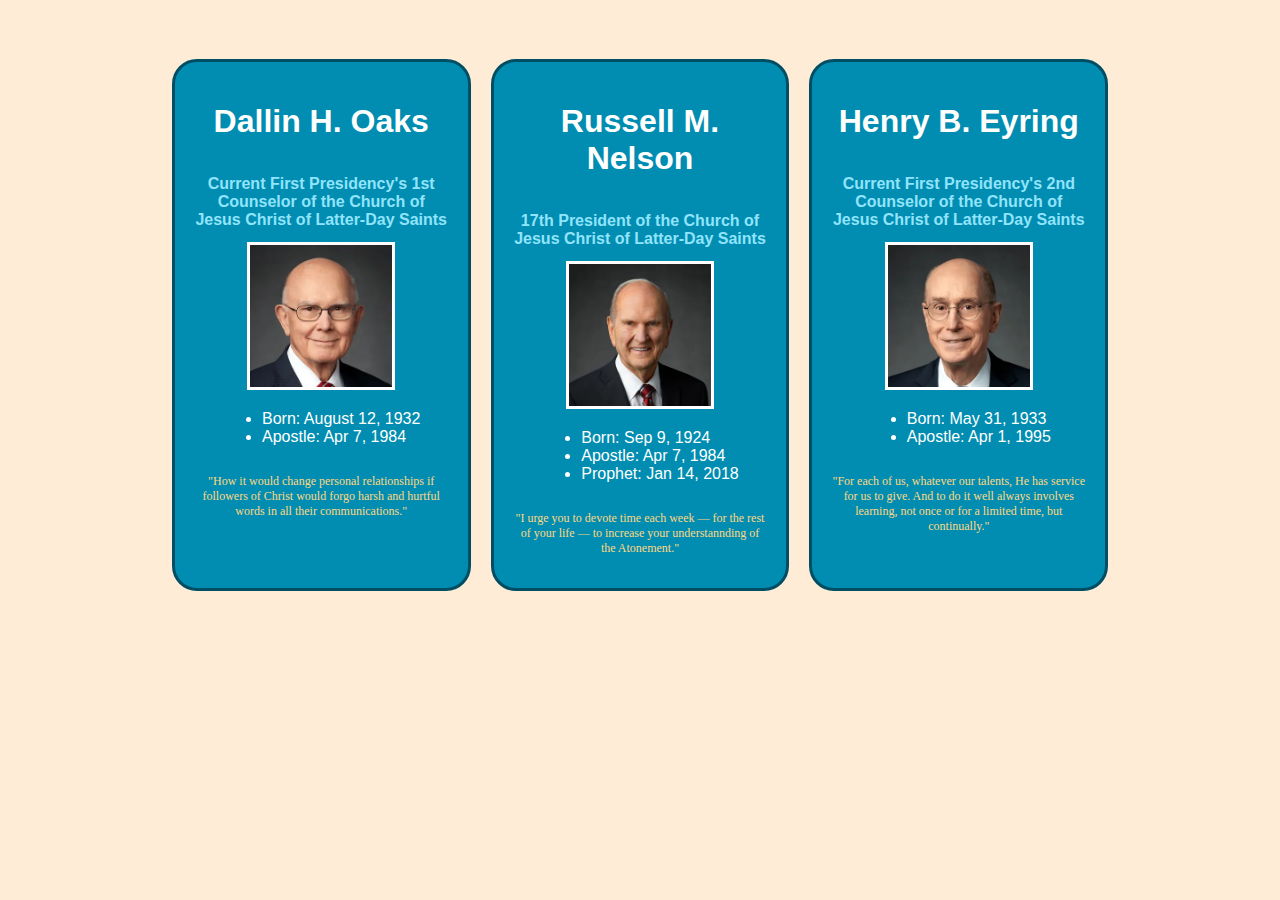
<file: ice/prophet_cards/nelson.html>
<!DOCTYPE html>
<html lang="en">
<head>
    
    <meta charset="UTF-8">
    <meta name="viewport" content="width=device-width, initial-scale=1.0">
    <title>First Presidency</title>
    <link rel="preconnect" href="https://fonts.googleapis.com">
    <link rel="preconnect" href="https://fonts.gstatic.com" crossorigin>
    <link href="https://fonts.googleapis.com/css2?family=Nanum+Brush+Script&display=swap" rel="stylesheet">
    <style>
        /* Insert styles here, this is called an internal stylesheet  */
        body {
            height: 100%;
            background: #FFECD7;
            display: flex;
            justify-content: center;
            justify-items: center;
        }
        .card {
            background: #008db1;
            width: 20%;
            display: flex;
            flex-direction: column;
            align-items: center;
            text-align: center;
            color: #fffffe;
            padding: 20px;
            margin: 4% 10px;
            border: 3px solid #004e63;
            border-radius: 25px;
        }

        h1, h2, ul {
            font-family: Helvetica;
        }

        h1 {
            font-size: 2em;
        }

        h2 {
            color: #91e4fb;
            font-size: 1em;
        }

        a:hover h2 {
            color: #1b2c51;
        }

        ul {
            text-align: left;
        }

        p {
            color: #ffd783;
            font-family: "Nahum Brush Script", cursive;
            font-weight: 400;
            font-style: normal;
            font-size: 0.75em;
        }

        .img-box {
            width: 75%;
        }

        img {
            width: 75%;
            border: 3px solid #ffffff;
            transition: transform 0.5s, box-shadow 0.5s;
        }

        img:hover {
            transform: scale(1.1);
            box-shadow: 0px 0px 10px rgba(00,00,00,0.5);
        }

        a {
            text-decoration: none;
        }

        
    </style>
</head>
<body>
    <div class="card">
        <h1>Dallin H. Oaks</h1>
        <a href="https://www.churchofjesuschrist.org/?lang=eng">
            <h2>Current First Presidency's 1st Counselor of the Church of Jesus Christ of Latter-Day Saints</h2>
        </a>
        <div class="img-box">
            <a href="https://www.churchofjesuschrist.org/study/general-conference/speakers/dallin-h-oaks?lang=eng" target="_blank">
                <img src="images/dallin_oaks.png" alt="1st Counselor">
            </a>
        </div>
        <ul>
            <li>Born: August 12, 1932</li>
            <li>Apostle: Apr 7, 1984</li>
        </ul>
        <p>"How it would change personal relationships
            if followers of Christ would forgo harsh and hurtful words in all their communications."</p>
    </div>
    <div class="card">
        <h1>Russell M. Nelson</h1>
        <a href="https://www.churchofjesuschrist.org/?lang=eng">
            <h2>17th President of the Church of Jesus Christ of Latter-Day Saints</h2>
        </a>
        <div class="img-box">
            <a href="https://www.churchofjesuschrist.org/study/general-conference/speakers/russell-m-nelson?lang=eng" target="_blank">
                <img src="images/russell_nelson.png" alt="Prophet">
            </a>
        </div>
        <ul>
            <li>Born: Sep 9, 1924</li>
            <li>Apostle: Apr 7, 1984</li>
            <li>Prophet: Jan 14, 2018</li>
        </ul>
        <p>"I urge you to devote time each week — for the rest of your life — to increase your understannding of the Atonement."</p>
    </div>
    <div class="card">
        <h1>Henry B. Eyring</h1>
        <a href="https://www.churchofjesuschrist.org/?lang=eng">
            <h2>Current First Presidency's 2nd Counselor of the Church of Jesus Christ of Latter-Day Saints</h2>
        </a>
        <div class="img-box">
            <a href="https://www.churchofjesuschrist.org/study/general-conference/speakers/henry-b-eyring?lang=eng" target="_blank">
                <img src="images/henry_eyring.png" alt="2nd Counselor">
            </a>
        </div>
        <ul>
            <li>Born: May 31, 1933</li>
            <li>Apostle: Apr 1, 1995</li>
        </ul>
        <p>"For each of us, whatever our talents, He has service for us to give. And to do it well always involves learning, not once or for a limited time, but continually."</p>
    </div>
</body>
</html>
</file>
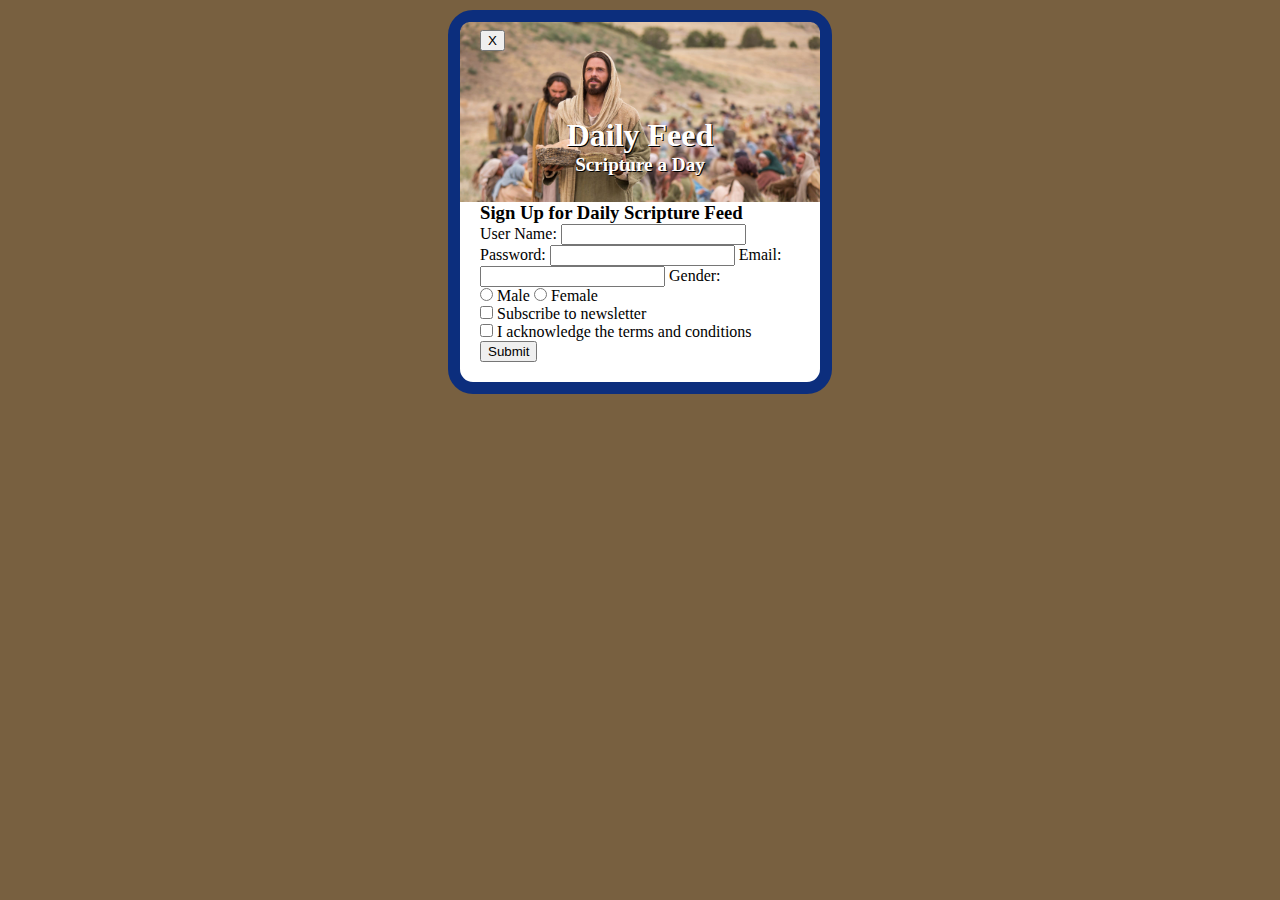
<file: ice/signup/signup.html>
<!DOCTYPE html>
<html lang="en">

<head>
    <meta charset="UTF-8">
    <meta name="viewport" content="width=device-width, initial-scale=1.0">
    <title>Daily Feed Sign Up</title>

    <style>
        * {
            margin: 0;
        }

        body {
            background: rgb(120, 96, 64);
        }

        #formContainer {
            width: 25%;
            justify-self: center;
            background: white;
            border: 12px solid #0c2e7d;
            border-radius: 25px;
            padding: 20px;
            margin-top: 10px;
        }

        #img-box {
            background-image: url(images/jesus_feeds_5000.jpeg);
            background-repeat: no-repeat;
            background-size: 100% auto;
            width: calc(100% + (20px * 2));
            border-radius: 10px 10px 0 0 ;
            height: 180px;
            box-sizing: border-box;
            margin-top: -20px;
            margin-left: -20px;
            text-align: center;
        }

        h1 {
            padding-top: 95px;
            font-size: 2em;
        }

        h2 {
            font-size: 1.2em;
        }

        h1,h2 {
            color: white;
            text-shadow: black 1px 1px;
        }

        #closeBtn {
            position: absolute;
            top: 30px;
        }

    </style>




</head>

<body>
    <div id="formContainer">
        <div id="img-box">
            <h1>Daily Feed</h1>
            <h2>Scripture a Day</h2>
        </div>
        <h3>Sign Up for Daily Scripture Feed</h3>
        <form id="myForm">
            <button type="button" id="closeBtn">X</button>
            <label for="username">User Name:</label>
            <input type="text" id="username" name="username" required>

            <label for="password">Password:</label>
            <input type="password" id="password" name="password" required>

            <label for="email">Email:</label>
            <input type="email" id="email" name="email" required>

            <label>Gender:</label>
            <div>
                <input type="radio" id="male" name="gender" value="male" required>
                <label for="male">Male</label>
                <input type="radio" id="female" name="gender" value="female" required>
                <label for="female">Female</label>
            </div>

            <section>
                <input type="checkbox" id="newsletter" name="newsletter">
                <label for="newsletter">Subscribe to newsletter</label>
            </section>

            <section>
                <input type="checkbox" id="conditions" name="conditions" required>
                <label for="conditions">I acknowledge the terms and conditions</label>
            </section>

            <section>
                <button type="submit">Submit</button>
            </section>
        </form>
    </div>

    <div id="output"></div>

    <script>
        // Here is some Javascript to start looking forward to wdd131
        document.getElementById("closeBtn").addEventListener("click", function () {
            document.getElementById("formContainer").style.display = "none";
         });
        const form = document.getElementById('myForm');
        const output = document.getElementById('output');

        form.addEventListener('submit', function (event) {
            event.preventDefault(); // Stop form from actually submitting

            const formData = new FormData(form);
            const entries = [];

            for (const [key, value] of formData.entries()) {
                if (key == "password") {
                    entries.push(`<strong>${key}</strong>: ${value} (you should probably encrypt the password)`);
                } else {
                    entries.push(`<strong>${key}</strong>: ${value}`);
                }
            }

            output.innerHTML = `
            <br>  
            <h3>Here is the data that would be sent to the server:</h3>
            <ul>
                ${entries.map(item => `<li>${item}</li>`).join('')}
            </ul>
            `;
                });
    </script>

</body>

</html>
</file>
<file: styles/style.css>
@font-face {
    font-family: 'Ubuntu';
    src: url('../fonts/Ubuntu/Ubuntu-Regular.ttf') format('truetype');
}

@font-face {
    font-family: 'UbuntuB';
    src: url('../fonts/Ubuntu/Ubuntu-Bold.ttf') format('truetype');
}

@font-face {
    font-family: 'UbuntuBI';
    src: url('../fonts/Ubuntu/Ubuntu-BoldItalic.ttf') format('truetype');
}

@font-face {
    font-family: 'UbuntuI';
    src: url('../fonts/Ubuntu/Ubuntu-Italic.ttf') format('truetype');
}

@font-face {
    font-family: 'UbuntuL';
    src: url('../fonts/Ubuntu/Ubuntu-Light.ttf') format('truetype');
}

@font-face {
    font-family: 'UbuntuLI';
    src: url('../fonts/Ubuntu/Ubuntu-LightItalic.ttf') format('truetype');
}

@font-face {
    font-family: 'UbuntuM';
    src: url('../fonts/Ubuntu/Ubuntu-Medium.ttf') format('truetype');
}

@font-face {
    font-family: 'UbuntuMI';
    src: url('../fonts/Ubuntu/Ubuntu-MediumItalic.ttf') format('truetype');
}

body {
    margin: 0 0;
    font-family: 'Ubuntu', Arial, Helvetica, sans-serif;
    color: #ffffff;
    background-color: #14213d;
}

#content {
    max-width: 1600px;
    margin: 0 auto;
}

header {
    display: flex;
    justify-content: space-between;
    align-items: center;
    color: #ffffff;
    background-color: black;
    width: 100%;
    height: 70px;
    margin: 0 0;
}

nav {
    width: 50%;
}

nav ul {
    float: right;
    margin-right: 10px;
}

nav ul li{
    list-style-type: none;
    display: inline-block;
}

nav ul li a {
    text-decoration: none;
    color: #ffffff;
    padding: 15px 20px;
    border-radius: 5px;
    transition: background-color 0.25s, color 0.25s;
}

#home {
    background-color: #fca311;
    transition: background-color 0.25s, color 0.25s;
}

#home:hover {
    background-color: #e5e5e5;
    color: #fca311;
}

nav ul li a:hover {
    background-color: #e5e5e5;
    color: #000000;
}

#header-content {
    display: flex;
    flex-direction: row;
}

header h1 {
    margin: auto 0;
}

header img {
    height: 60px;
}

#hero {
    width: 100%;
    justify-self: center;
    display: grid;
    grid-template-columns: 1fr 3fr 1fr ;
    align-content: center;
    justify-content: center;
}

#hero-img {
    width: 100%;
    height: 600px;
    object-fit: cover;
    filter: brightness(50%);
}

#hero-box {
    grid-column: 1/4;
    grid-row: 1/3;
    z-index: -1;
}

#hero-msg {
    background-color: rgba(00, 00, 00, 0.5);
    padding: 75px 35%;
    border-radius: 10px;
    grid-column: 2/3;
    grid-row: 1/2;
    align-self: center;
    justify-self: center;
    margin-top: 75px;
    text-align: center;
}

#hero-msg h2 {
    font-size: 4em;
}

#hero-msg h3 {
    font-size: 1.5em;
}

#hero-msg a {
    text-decoration: none;
    color: #ffffff;
    font-size: 1.25em;
    padding: 10px 20px;
    background: #fca311;
    border-radius: 5px;
    transition: background-color 0.25s, color 0.25s;
}

#hero-msg a:hover {
    color: #fca311;
    background-color: #e5e5e5;
}

main h2 {
    font-size: 3em;
    margin: 50px;
    text-align: center;
}

#ice-grid {
    margin: 100px auto;
    display: grid;
    grid-template-columns: 1fr 1fr 1fr;
    justify-items: center;
}

#ice-grid section {
    width: 70%;
    padding: auto 0;
    margin-bottom: 0;
    background-color: rgba(00, 00, 00, 0.5);
    border-radius: 10px;
    color: #ffffff;
    text-align: center;
}

#ice-grid section {
    width: 80%;
    padding: auto 0;
    margin-bottom: 0;
    background-color: rgba(00, 00, 00, 0.5);
    border-radius: 10px;
    color: #ffffff;
    text-align: center;
}

#ice-grid section .undotted li {
    list-style: none;
    text-align: left;
    margin: 5px;
}

#ice-grid section #dotted li {
    text-align: left;
}

#ice-grid section img {
    max-height: 135px;
    border-radius: 10px;
    margin-top: 25px;
    transition: max-height 0.25s;
}

#ice-grid section .about-img:hover {
    max-height: 190px;
}

.card-link {
    padding-bottom: 25px;
}

#ice-grid section a {
    text-decoration: none;
    color: #ffffff;
    font-size: 1.25em;
    padding: 10px 20px;
    margin: 50px 0;
    background: #fca311;
    border-radius: 5px;
    transition: background-color 0.25s, color 0.25s;
}

#ice-grid section a:hover {
    color: #fca311;
    background-color: #e5e5e5;
}

#all-ice {
    margin: 10px auto;
    width: 35%;
    background-color: rgba(00, 00, 00, 0.5);
    padding: 0 10px;
    border-radius: 10px;
}

#all-ice h3 {
    padding: 20px 0;
    text-align: center;
}

#split-list {
    display: flex;
    flex-direction: row;
    justify-content: space-around;
}

#split-list ul {
    padding: 0 15px;
}

#split-list ul li {
    list-style: none;
    padding: 5px 0;
}

#split-list ul li a {
    text-decoration: none;
    font-size: 1em;
    color: #ffffff;
    transition: color 0.25s;
}

#split-list ul li a:hover {
    text-decoration: none;
    color: #bababa;
}

main section {
    width: 75%;
    margin: 0 auto 100px auto;
}

.button a {
    text-align: center;
    text-decoration: none;
    color: #ffffff;
    font-size: 1.25em;
    padding: 10px 20px;
    margin: 100px 0;
    background: #fca311;
    border-radius: 5px;
    transition: background-color 0.25s, color 0.25s;
}

.button a:hover {
    color: #fca311;
    background-color: #e5e5e5;
}

.button {
    justify-self: center;
    margin: 0 0 50px 0;
}

footer {
    margin-bottom: 0;
    background-color: #000000;
    display: flex;
    flex-direction: row;
    justify-content: space-between;
}

footer div {
    margin: 20px 10px;
}

footer div p {
    margin-top: 75%;
}

#social {
    margin: auto 10px;
}

footer div img {
    padding: 0 10px;
}

footer div img:hover {
    filter: brightness(125%);
}

#last {
    padding-right: 20px;
}

footer ul li {
    list-style: none;
}

footer p {
    margin-bottom: 0;
    padding: 10px;
}

footer ul li a {
    text-decoration: none;
    color: #ffffff;
}

footer ul li a:hover {
    color: #bababa;
}

footer form {
    padding: 20px;
    margin: 10px;
    background-color: #0c1018;
    border-radius: 10px;
}

input[type=text], input[type=submit] {
  width: 100%;
  padding: 12px;
  margin: 8px 0;
  display: inline-block;
  border: 1px solid #ccc;
  box-sizing: border-box;
}

input[type=submit] {
  width: 100%;
  background-color: #fca311;
  color: white;
  padding: 14px 20px;
  margin: 8px 0;
  border: none;
  border-radius: 4px;
  cursor: pointer;
  transition: background-color 0.25s, color 0.25s;
}

input[type=submit]:hover {
  background-color: #ffffff;
  color: #fca311;
}

main { 
    height: 100%;
}

/*Table Properties*/

table.darkTable {
  font-family: "Arial Black", Gadget, sans-serif;
  border: 2px solid #FFFFFF;
  background-color: #4A4A4A;
  width: 50%;
  height: 200px;
  justify-self: center;
  text-align: center;
  border-collapse: collapse;
}

table p {
    text-align: left;
    margin-left: 5px;
}

table.darkTable td, table.darkTable th {
  border: 1px solid #FFFFFF;
  padding: 3px 2px;
}
table.darkTable tbody td {
  font-size: 13px;
  color: #E6E6E6;
}
table.darkTable tr:nth-child(even) {
  background: #888888;
}
table.darkTable thead {
  background: #000000;
  border-bottom: 3px solid #FFFFFF;
}
table.darkTable thead th {
  font-size: 15px;
  font-weight: bold;
  color: #E6E6E6;
  text-align: center;
  border-left: 2px solid #FFFFFF;
}
table.darkTable thead th:first-child {
  border-left: none;
}

table.darkTable tfoot {
  font-size: 12px;
  font-weight: bold;
  color: #E6E6E6;
  background: #000000;
  background: -moz-linear-gradient(top, #404040 0%, #191919 66%, #000000 100%);
  background: -webkit-linear-gradient(top, #404040 0%, #191919 66%, #000000 100%);
  background: linear-gradient(to bottom, #404040 0%, #191919 66%, #000000 100%);
  border-top: 1px solid #4A4A4A;
}
table.darkTable tfoot td {
  font-size: 12px;
}

table.darkTable td div {
    display: inline-block;
}

#report-card {
    display: block;
    justify-self: center;
    margin: 50px 145px;
}

@media screen and (max-width: 1004px) {
    #split-list {
        display: block;
        justify-content: center;
        text-align: center;
        padding-bottom: 5px;
    }

    #ice-grid {
        display: block;
    }

    #ice-grid section {
        width: 50%;
    }

    .ice-card {
        margin: 25px 0;
        width: 25%;
    }
}
</file>
<file: wwr/styles/style.css>
#content
{
    max-width: 1600px;
    margin: 0px auto;
    background-color: #1e2047;
}

header{
    display: grid;
    grid-template-columns: 75px auto;
    background-color: #d03210;
}

nav{
    display: flex;
    justify-content: space-around;
}

nav a{
    padding: 0 10%;
    align-content: center;
    box-sizing: border-box;
}

#hero
{
    width: 100%;
    justify-self: center;
    display: grid;
    grid-template-columns: 1fr 3fr 1fr;
}

#hero-box{
    grid-column: 1/4;
    grid-row: 1/3;
    /*z-index: -1; this isn't working*/
}

#hero-msg{
    padding-top: 100px;
    grid-column: 2/3;
    grid-row: 1/2;
}

#hero-img{
    width: 100%;
}


.home-grid {
    width: 100%;
    display: grid;
    grid-template-columns: repeat(10, 1fr);
}

.card-img, .mountains {
    width: 100%;
}

.rivers-card {
    grid-column: 2/4;
    grid-row: 2/3;
}

.camping-card {
    grid-column: 5/7;
    grid-row: 2/3;
}

.rapids-card {
    grid-column: 8/10;
    grid-row: 2/3;
}

.mountains {
    grid-column: 2/7;
    grid-row: 5/8;
    box-shadow: 5px 5px 10px #0d1036;
}

.msg {
    grid-column: 6/10;
    grid-row: 6/7;
    background-color: rgba(00, 00, 00, 0.6);
    line-height: 1.5em;
    padding: 25px 35px;
    box-shadow: 5px 5px 10px #0d1036;
}

nav a, #hero-msg h1, #hero-msg h4, .button-box, main, section
{
    text-align: center;
}

#background
{
    height: 725px;
    background-color: #0d1036;
    justify-self: center;
}

body
{
    font-family: Verdana, Helvetica, sans-serif;
    font-size: 22px;
    background-color: #020873;
    margin: 0;
    padding: 0;
}


footer
{
    background-color: rgba(00, 00, 00, 0.2);
}

nav a, .book, .join
{
    background-color: #F25430;
    text-decoration: none;
    color: white;
    font-size: 18px;
}

nav a:hover, .book:hover, .join:hover
{
    background-color: #F29441;
    color: #d03210;
}

.msg p, footer p, footer a
{
    text-decoration: none;
    color: white;
    font-size: 0.8em;
}

h2
{
    margin: 0;
    padding-bottom: 50px;
}

h4, h2
{
    text-decoration: none;
    color: white;
    font-size: 1.2em;
}

.home-title
{
    margin-top: 10px;
    text-decoration: none;
    font-size: 2em;
    color: white;
}

footer a:hover
{
    color: #dddddd;
}

.social img:hover
{
    filter: brightness(120%);
}

#logo_link{
    padding-top: 5px;
    justify-self: center;
    align-self: center;
}


.logo, .icon
{
    width: 50px;
}

#logo_link
{
    padding-top: 5px;
}

.msg p
{
    padding-bottom: 10px;
}

.book, .join
{
    padding: 15px 30px;
    margin-top: 50px;
    border-radius: 5px;
}

.icon
{
    padding-top: 10px;
}

footer
{
    padding: 25px 50px;
    margin-top: 200px;
    display: flex;
    justify-content: space-around;
    align-items: center;
}

footer .social img
{
    padding-top: 15px;
}

.rivers-card, .camping-card, .rapids-card
{
    margin: auto 0;
}

.card-img
{
    border: 10px solid #0d1036;
    transition: transform 0.5s;
    box-shadow: 5px 5px 10px #0d1036;
}

.card-img:hover {
    opacity: 0.6;
    transform: scale(1.1);
}

main section img
{
    box-sizing: border-box;
}

@media screen and (max-width: 900px) {
    #hero, .home-grid {
        display: block;
        height: auto;
    }
    nav, footer {
        flex-direction: column;
    }
    nav a {
        display: block;
        padding: 15px;
    }
    #hero {
        margin-top: 0;
    }
    #hero-msg {
        margin-top: 0;
    }
    #hero-msg h4 {
        display: none;
    }
    #hero-msg h1 {
        color: white;
    }
    .home-title {
        font-size: 25px;
    }
    .rivers-card, .camping-card, .rapids-card { 
        margin: 50px auto;
        width: 60%;
    }
    #background {
        display: none;
    }
    .mountains, .msg {
        width: 80%;
        display: block;
        margin: 0 auto;
    }
    footer {
        margin-top: 25px;
    }
}
</file>
<file: ice/fathersday/styles/styles.css>
body { 
    margin: auto 0;
    width: 100%;
    background-color: rgb(68, 53, 24);
    font-family: Arial, Helvetica, sans-serif;
    color: white;
}

nav ul{
    width: 100%;
    display: flex;
    flex-direction: row;
    justify-content: space-around;
    background-color: black;
    margin: 0 0;
    padding: 10px 0;
}

nav li {
    list-style-type: none;
    font-weight: bold;
    padding: 10px 10%;
    margin: 0 0;
    box-sizing: border-box;
}

nav li:hover {
    background-color: rgb(35, 35, 35);
}

main {
    text-align: center;
}

h1 {
    text-align: center;
    font-size: 3em;
}

h2 {
    font-size: 2em;
}

img {
    display: block;
    margin: 0 auto;
    width: 20%;
    margin-bottom: 50px;
    border: 10px solid black;
    border-radius: 10px;
    transition: border 0.5s ease;
}

img:hover {
    border: rgb(255, 200, 0,);
}

section {
    
    background-color: rgba(00, 00, 00, 0.5);
    display: inline-block;
    width:  25%;
    margin: 10px 2%;
    min-height: 310px;
    padding: 10px 20px;
    border-radius: 20px;
    transition: background-color 0.5s ease;
}

section:hover {
    background-color: rgba(255, 200, 0, 0.5);
}

footer {
    background-color: black;
    padding: 10px 0;
    margin-top: 75px;
}
</file>
<file: ice/favorite_devo/styles/styles.css>
body {
  margin: 0;
  height: 100%;
  font-family: Arial, sans-serif;
  background: linear-gradient(to bottom, #d3d3d3, #001f3f);
  background-repeat: no-repeat; /* Just in case */
  background-attachment: fixed;
}

.container {
  text-align: center;
}

.header {
  padding: 20px 0;
}

.header-image {
  background-image: url('../images/icenter.png'); /* Replace with your image */
  background-repeat: no-repeat;
  background-position: center;
  height: 150px;
  display: flex;
  flex-direction: column;
  justify-content: center;
  color: white;

}

.header-image h1 {
  margin: 0;
  line-height: 0.9;
    font-size: 3.5em;
  font-weight: bold;
  text-shadow: 2px 2px 4px rgba(0, 0, 0, 0.7);
  background: #00000055;
}

.content-box {
  background-color: white;
  margin: 30px auto;
  width: 90%;
  max-width: 900px;
  padding: 40px;
  box-shadow: 5px 5px 0px black;
  min-height: 400px;
}

#devo-tab {
  margin: 0  auto 50px auto;
  width: 100%;
  border-collapse: collapse;
  border: 5px solid #ddd;
}

th, td {
  text-align: start;
  border: 1px solid #ddd;
  padding-left: 7px;
}

th {
  background-color: #001f3f;
  color: #ffffff;
}

tr:nth-child(even) {
  background-color: #eee;
}

tr:hover {
  background-color: #aaa;
}

form {
  background-color: #b8b573;
  padding: 10px;
  border-radius: 5px;
  border: 5px solid #ccc;
}

input[type=text], input[type=date], select {
  width: 100%;
  padding: 12px 20px;
  margin: 8px 0;
  display: inline-block;
  border: 1px solid #ccc;
  border-radius: 3px;
  box-sizing: border-box;
}

input[type=date] {
  text-align: center;
}

input[type=submit] {
  width: 20%;
  background-color: #001f3f;
  padding: 12px 8px;
  margin: 8px 0;
  color: #ffffff;
  border-radius: 3px;
  font-size: 1.25em;
}
</file>
<file: ice/positioning/positionstyles.css>
/* CSS - Name: "positionstyles.css" */
/* Activity 1 styles */
.content1 {
  /* This is the parent of the activity 1 boxes. */
  display: grid;
  grid-template-columns: 1fr 1fr;
  justify-items: center;
  gap: 20px;
  margin: 5px;
}
.red1 { 
  width: 100%; 
  height: 100px; 
  background-color: red; 
  grid-column: 1/3;
} 
.green1 {
  width: 200px; 
  height: 200px; 
  background-color: green; 

} 
.yellow1 {
  width: 200px; 
  height: 200px; 
  background-color: gold; 
} 
.blue1 {
  width: 100%; 
  height: 100px; 
  background-color: blue;
  grid-column: 1/3;
} 
/* Activity 2 styles */ 
.content2 {
  /* This is the parent of the activity 2 boxes. */
  display: grid;
  grid-template-columns: repeat(5, 50px);
  grid-template-rows: repeat(5, 50px);
  margin: 5px;
}
.red2 {
  width: 100px; 
  height: 100px; 
  background-color: red;
  grid-column: 1;
  grid-row: 1;
} 
.green2 { 
  width: 100px; 
  height: 100px; 
  background-color: green;
  grid-column: 2;
  grid-row: 2;
} 
.yellow2 {
  width: 100px; 
  height: 100px; 
  background-color: gold;
  grid-column: 3;
  grid-row: 3; 
} 
.blue2 {
  width: 100px; 
  height: 100px; 
  background-color: blue;
  grid-column: 4;
  grid-row: 4;
} 
/* Activity 3 styles */ 
.content3 {
  /* This is the parent of the activity 3 boxes. */
  display: grid;
  grid-template-columns: 4fr 1fr 4fr;
  margin: 5px;
}
.red3 {
  width: 100%; 
  height: 150px; 
  background-color: red;
  grid-column: 1/4;
} 
.green3 {
  width: 100%; 
  height: 300px; 
  background-color: green;
  grid-column: 1;
} 
.yellow3 {
  width: 100%; 
  height: 300px; 
  background-color: gold;
  grid-column: 3;
} 
.blue3 {
  width: 100%;
  height: 150px; 
  background-color: blue;
  grid-column: 1/4;
} 
/* Activity 4 styles */ 
.content4 {
  /* This is the parent of the activity 4 boxes. */
  display: grid;
  justify-self: center;
  grid-template-columns: 1fr 1fr;
  height: 400px;
  width: 600px;
  margin: 5px;
}
.red4 {
  width: 100%; 
  height: 100%; 
  background-color: red;
  grid-row: 1/4;
} 
.green4 {
  width: 100%; 
  height: 100%; 
  background-color: green; 
} 
.yellow4 {
  width: 100%; 
  height: 100%; 
  background-color: gold; 
} 
.blue4 {
  width: 100%; 
  height: 100%; 
  background-color: blue; 
} 
/* Activity 5 styles */ 
.content5 {
  /* This is the parent of the activity 5 boxes. */
  justify-self: center;
  height: 400px;
  width: 800px;
  margin: 5px;
}
.red5 { 
  width: 100%; 
  height: 115px; 
  background-color: red; 
} 
.green5 {
  display: block;
  float: left;
  width: 175px; 
  height: 175px; 
  background-color: green; 

} 
.yellow5 {
  width: 100%; 
  height: 240px; 
  background-color: gold; 

} 
.blue5 {
  width: 100%; 
  height: 115px; 
  background-color: blue; 
} 
/* Activity 6 styles */ 
.content6 {
  /* This is the parent of the activity 6 boxes. */
  display: grid;
  justify-self: center;
  grid-template-columns: repeat(6, 1fr);
  grid-template-rows: repeat(6, 1fr);
  width: 600px;
  height: 600px;
  margin: 5px;
}
.red6 {
  width: 100%; 
  height: 100%; 
  background-color: red;
  grid-area: 1/1/3/5; 
} 
.green6 {
  width: 100%; 
  height: 100%; 
  background-color: green;
  grid-area: 5/1/7/3;
  z-index: 1;
} 
.yellow6 {
  width: 100%; 
  height: 100%; 
  background-color: gold; 
  grid-area: 3/5/7/7;
  z-index: 1;
} 
.blue6 {
  width: 100%; 
  height: 100%; 
  background-color: blue;
  grid-area: 2/2/6/6;
} 


/* Do not make any changes below here */
.activity {
  width: 70%; 
  margin: 20px auto; 
  font-family: Arial, sans-serif; 
  border: 1px solid black; 
  padding: 10px; 
  clear:both; 
  overflow: auto;
} 

.hint {
  border: 1px solid grey;
  background: #e0e0e0;
  padding: .5em;
  position: relative;
  margin: 1em 0;
}
.hint h3 {
  margin: 0;
}
.hint:hover {
  background: #d0d0d0;
}
.hint > div {
  display: none;
}

.hint input[type=checkbox] {
  position: absolute;
  width: 100%;
  height: 100%;
  opacity: 0;
  z-index: 1;
  cursor: pointer;
}

.hint input[type=checkbox]:checked ~ div {
  display: block;
}

.hint i {
  position: absolute;
  transform: translate(-6px, 0);
  margin-top: 16px;
  right: 10px;
  top: -3px;
}
.hint i:before, .hint i:after {
  content: "";
  position: absolute;
  background-color: black;
  width: 3px;
  height: 9px;
}
.hint i:before {
  transform: translate(2px, 0) rotate(45deg);
}
.hint i:after {
  transform: translate(-2px, 0) rotate(-45deg);
}

.hint input[type=checkbox]:checked ~ i:before {
  transform: translate(-2px, 0) rotate(45deg);
}
.hint input[type=checkbox]:checked ~ i:after {
  transform: translate(2px, 0) rotate(-45deg);
}
.hint a {
  position: relative;
  z-index: 1;
}
</file>
